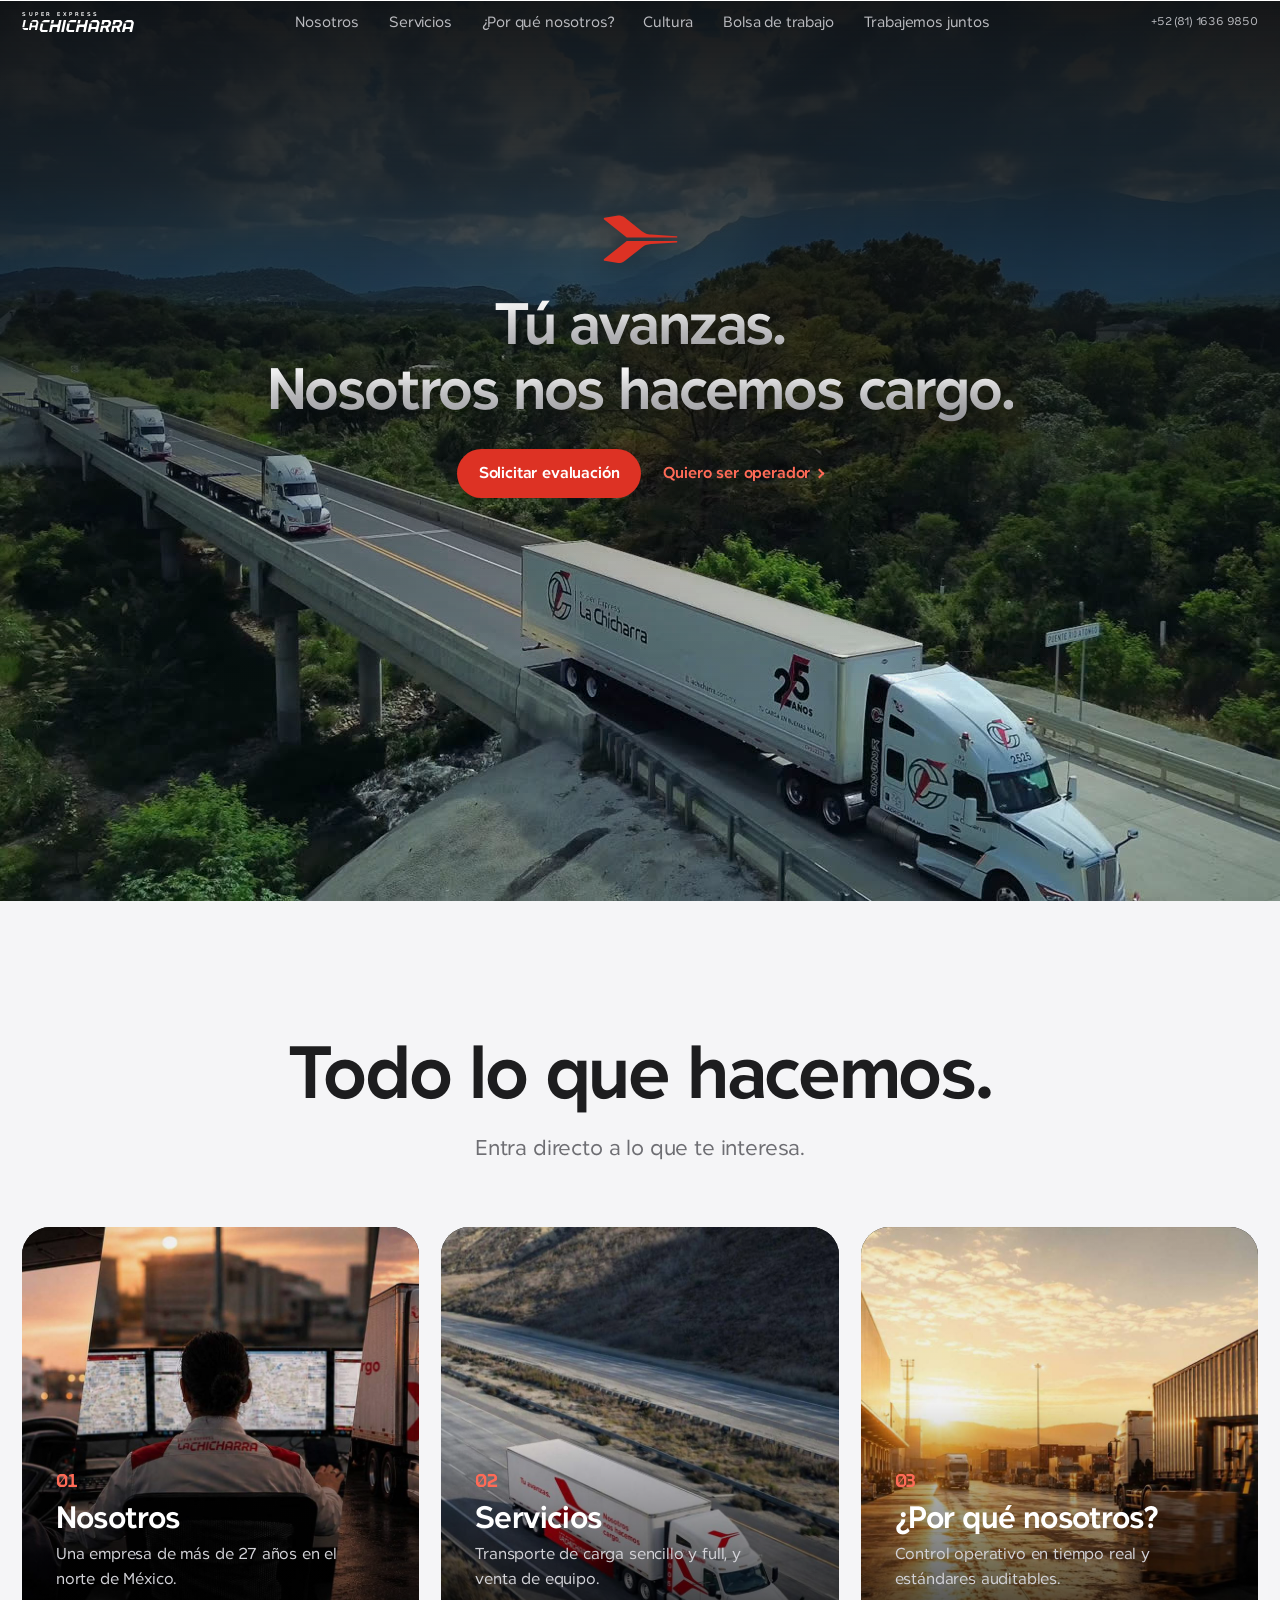
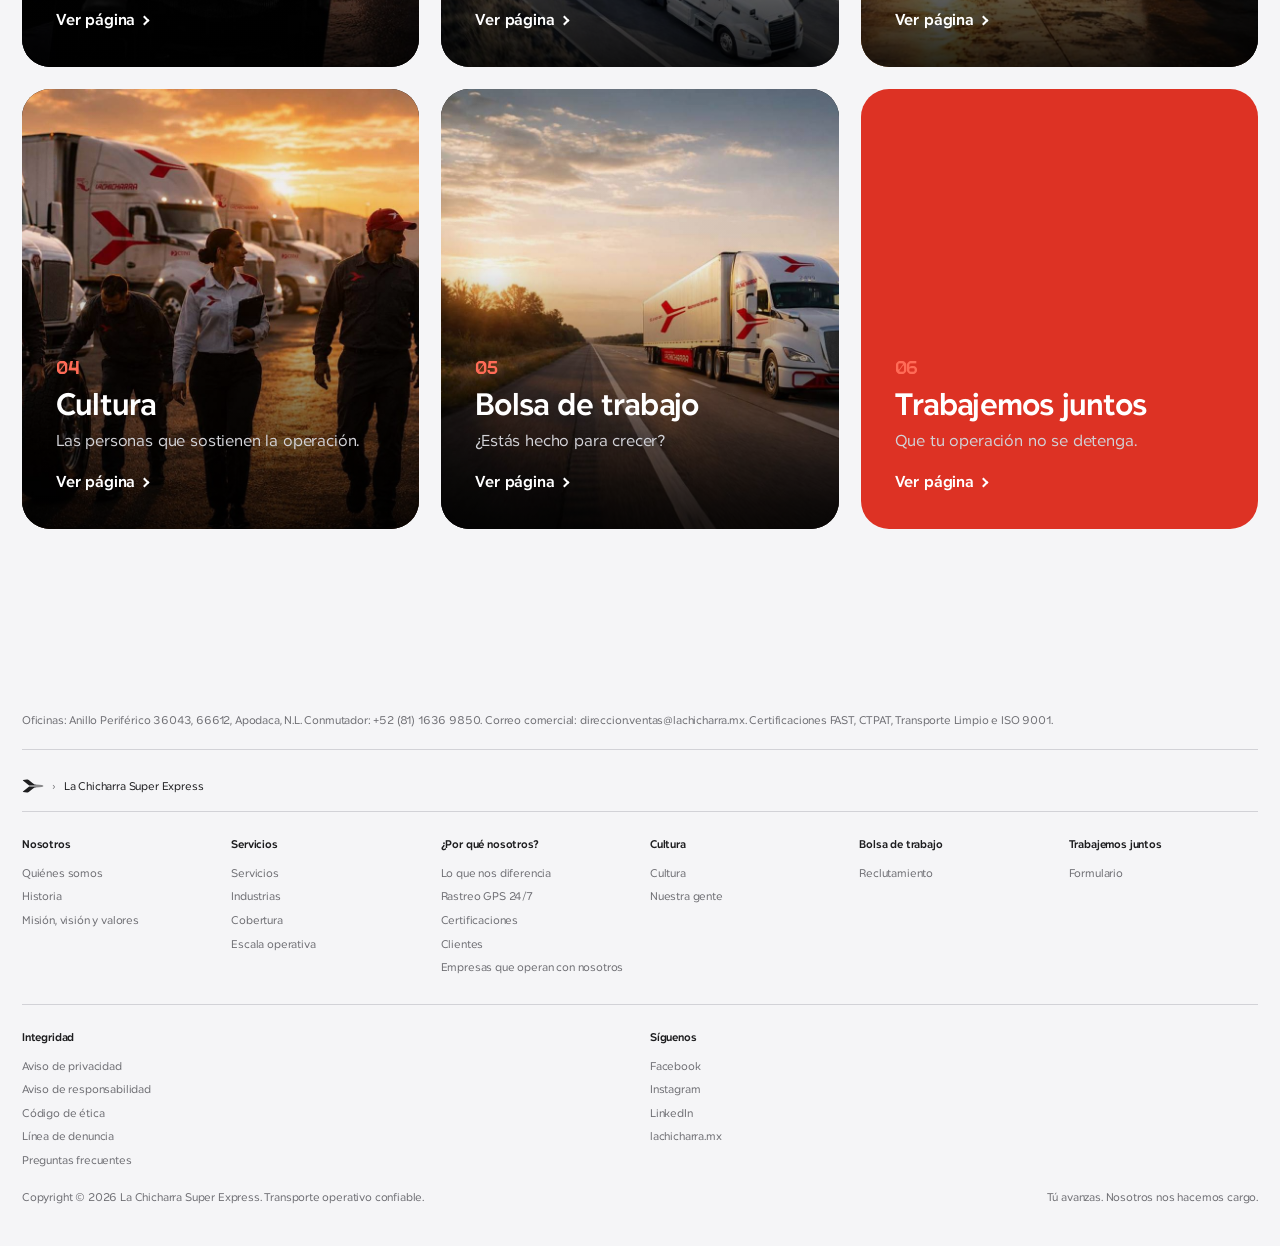
<file: index.html>
<!DOCTYPE html>
<html lang="es">
<head>
<meta charset="utf-8">
<meta name="viewport" content="width=device-width, initial-scale=1, viewport-fit=cover">
<title>La Chicharra Super Express — Hechos para avanzar.</title>
<meta name="description" content="Transporte de carga con flota propia desde el norte de México y Laredo, Texas. Cajas secas, plataformas full, seminuevos y rastreo GPS 24/7.">
<link rel="stylesheet" href="css/estilos.css?v=20261112n">
</head>
<body>
<script src="js/imagenes.js?v=20261112n"></script>
<svg width="0" height="0" style="position:absolute" aria-hidden="true"><defs>
<path id="symU" transform="translate(117 180) scale(.855) translate(-1342 -238)" d="M 1769.62 366.25 C 1769.62 367.66 1768.48 368.80 1767.08 368.80 L 1742.69 368.81 L 1478.89 368.86 C 1477.63 368.85 1476.41 367.98 1475.42 367.20 L 1346.23 263.65 C 1342.31 260.57 1343.94 254.30 1348.86 253.52 L 1427.23 240.87 C 1427.23 240.87 1446.51 237.66 1467.02 254.32 L 1544.51 315.60 L 1557.24 325.60 C 1584.25 346.11 1590.58 347.09 1618.98 350.94 L 1742.69 358.84 L 1767.23 360.43 C 1768.58 360.51 1769.62 361.62 1769.62 362.97 Z M 1769.62 366.25 "/><path id="symL" transform="translate(117 180) scale(.855) translate(-1342 -238)" d="M 1769.62 390.65 C 1769.62 389.24 1768.48 388.10 1767.08 388.10 L 1742.69 388.09 L 1478.89 388.04 C 1477.63 388.05 1476.41 388.92 1475.42 389.70 L 1346.23 493.25 C 1342.31 496.33 1343.94 502.60 1348.86 503.38 L 1427.23 516.03 C 1427.23 516.03 1446.51 519.24 1467.02 502.58 L 1544.51 441.30 L 1557.24 431.30 C 1584.25 410.79 1590.58 409.81 1618.98 405.96 L 1742.69 398.06 L 1767.23 396.47 C 1768.58 396.39 1769.62 395.28 1769.62 393.93 Z M 1769.62 390.65 "/>
<g id="sym"><use href="#symU"/><use href="#symL"/></g>
<g id="wm"><g transform="translate(-560 -567)"><path d="M 646.25 575.58 L 664.63 575.58 L 666.51 566.65 L 648.26 566.65 C 645.42 566.65 643.22 567.46 640.41 569.90 L 635.87 573.82 C 635.15 574.42 634.57 575.01 634.10 575.60 L 645.89 575.60 C 646.01 575.59 646.12 575.58 646.25 575.58 "/><path d="M 637.25 600.72 L 641.59 580.03 L 632.03 580.03 C 631.91 580.51 631.79 581 631.68 581.53 L 627.99 599.10 C 627.29 602.41 627.14 604.44 628.94 606.81 L 631.83 610.73 C 633.62 613.16 635.48 613.97 638.32 613.97 L 656.57 613.97 L 658.44 605.05 L 640.06 605.05 C 637.62 605.05 636.61 603.76 637.25 600.72 "/><path d="M 701.79 566.65 L 699.04 579.76 C 698.30 583.28 696.83 584.50 693.31 584.50 L 683.71 584.50 C 683.21 584.50 682.76 584.47 682.36 584.42 L 669.40 584.42 L 663.19 613.97 L 672.79 613.97 L 676.11 598.16 C 676.85 594.64 678.32 593.42 681.84 593.42 L 691.44 593.42 C 694.95 593.42 695.91 594.64 695.17 598.16 L 691.85 613.97 L 701.45 613.97 L 711.39 566.65 Z M 701.79 566.65 "/><path d="M 679.98 579.76 L 682.73 566.65 L 673.13 566.65 L 670.33 579.98 L 679.93 579.98 C 679.95 579.91 679.96 579.84 679.98 579.76 "/><path d="M 709.43 613.97 L 719.03 613.97 L 728.96 566.65 L 719.37 566.65 Z M 709.43 613.97 "/><path d="M 747.71 575.58 L 766.10 575.58 L 767.97 566.65 L 749.72 566.65 C 746.88 566.65 744.68 567.46 741.87 569.90 L 737.33 573.82 C 736.61 574.42 736.04 575.01 735.56 575.60 L 747.35 575.60 C 747.47 575.59 747.58 575.58 747.71 575.58 "/><path d="M 738.71 600.72 L 743.05 580.03 L 733.49 580.03 C 733.37 580.51 733.25 581 733.14 581.53 L 729.45 599.10 C 728.76 602.41 728.60 604.44 730.40 606.81 L 733.30 610.73 C 735.08 613.16 736.94 613.97 739.78 613.97 L 758.03 613.97 L 759.91 605.05 L 741.52 605.05 C 739.08 605.05 738.07 603.76 738.71 600.72 "/><path d="M 781.44 579.76 L 784.19 566.65 L 774.59 566.65 L 771.79 579.98 L 781.40 579.98 C 781.41 579.91 781.42 579.84 781.44 579.76 "/><path d="M 803.25 566.65 L 800.50 579.76 C 799.76 583.28 798.29 584.50 794.77 584.50 L 785.17 584.50 C 784.67 584.50 784.23 584.47 783.82 584.42 L 770.86 584.42 L 764.66 613.97 L 774.25 613.97 L 777.58 598.16 C 778.32 594.64 779.79 593.42 783.30 593.42 L 792.90 593.42 C 796.42 593.42 797.38 594.64 796.64 598.16 L 793.32 613.97 L 802.91 613.97 L 812.85 566.65 Z M 803.25 566.65 "/><path d="M 852.19 569.90 C 850.40 567.46 848.61 566.65 845.71 566.65 L 834.28 566.65 C 831.44 566.65 829.25 567.46 826.43 569.90 L 821.89 573.82 C 821.17 574.42 820.60 575.01 820.12 575.60 L 831.91 575.60 C 832.03 575.59 832.14 575.58 832.27 575.58 L 843.90 575.58 C 846.33 575.58 847.35 576.86 846.71 579.90 L 844.58 590.04 C 844.12 592.21 842.65 593.42 840.49 593.42 L 828.18 593.42 C 826.02 593.42 825.06 592.21 825.51 590.04 L 827.62 580.03 L 818.05 580.03 C 817.93 580.51 817.82 581 817.71 581.53 L 810.89 613.97 L 820.49 613.97 L 822.36 605.05 C 822.82 602.89 824.29 601.67 826.45 601.67 L 838.76 601.67 C 840.92 601.67 841.88 602.89 841.42 605.05 L 839.55 613.97 L 849.15 613.97 L 855.96 581.53 C 856.66 578.21 856.89 576.19 855.08 573.82 Z M 852.19 569.90 "/><path d="M 899.06 572.33 L 896.00 568.88 C 894.46 567.19 892.75 566.65 890.45 566.65 L 867.07 566.65 L 863.35 584.35 L 872.94 584.35 L 874.22 578.28 C 874.69 576.05 876.15 574.90 878.31 574.90 L 887.23 574.90 C 889.60 574.90 891.30 576.12 890.64 579.29 L 889.56 584.43 C 888.89 587.61 886.67 588.82 884.31 588.82 L 875.39 588.82 C 875.19 588.82 875.01 588.80 874.83 588.78 L 862.42 588.78 L 857.13 613.97 L 866.73 613.97 L 869.57 600.45 C 870.03 598.22 871.49 597.07 873.66 597.07 L 876.22 597.07 C 878.12 597.07 879.15 597.95 879.60 599.64 L 883.08 613.97 L 893.90 613.97 L 889.69 598.29 C 889.21 596.40 889.94 594.84 891.75 593.62 L 895.06 591.39 C 897.58 589.70 898.57 587.20 898.96 585.38 L 900.43 578.35 C 900.82 576.52 900.71 574.16 899.06 572.33 "/><path d="M 941.78 572.33 L 938.72 568.88 C 937.18 567.19 935.47 566.65 933.17 566.65 L 909.78 566.65 L 906.07 584.35 L 915.67 584.35 L 916.94 578.28 C 917.41 576.05 918.87 574.90 921.03 574.90 L 929.96 574.90 C 932.32 574.90 934.03 576.12 933.36 579.29 L 932.28 584.43 C 931.61 587.61 929.40 588.82 927.03 588.82 L 918.11 588.82 C 917.91 588.82 917.73 588.80 917.55 588.78 L 905.14 588.78 L 899.85 613.97 L 909.44 613.97 L 912.28 600.45 C 912.75 598.22 914.21 597.07 916.37 597.07 L 918.94 597.07 C 920.84 597.07 921.87 597.95 922.32 599.64 L 925.80 613.97 L 936.62 613.97 L 932.41 598.29 C 931.93 596.40 932.66 594.84 934.47 593.62 L 937.78 591.39 C 940.30 589.70 941.30 587.20 941.68 585.38 L 943.16 578.35 C 943.54 576.52 943.43 574.16 941.78 572.33 "/><path d="M 986.08 573.82 L 983.19 569.90 C 981.40 567.46 979.61 566.65 976.71 566.65 L 965.28 566.65 C 962.44 566.65 960.25 567.46 957.43 569.90 L 952.89 573.82 C 952.17 574.42 951.60 575.01 951.12 575.60 L 962.91 575.60 C 963.03 575.59 963.15 575.58 963.27 575.58 L 974.90 575.58 C 977.33 575.58 978.35 576.86 977.71 579.90 L 975.58 590.04 C 975.12 592.21 973.65 593.42 971.49 593.42 L 959.19 593.42 C 957.02 593.42 956.06 592.21 956.51 590.04 L 958.62 580.03 L 949.05 580.03 C 948.93 580.51 948.82 581 948.71 581.53 L 941.89 613.97 L 951.49 613.97 L 953.37 605.05 C 953.82 602.89 955.29 601.67 957.46 601.67 L 969.76 601.67 C 971.92 601.67 972.88 602.89 972.43 605.05 L 970.55 613.97 L 980.15 613.97 L 986.97 581.53 C 987.66 578.21 987.89 576.18 986.08 573.82 "/><path d="M 574.69 566.65 L 566.91 566.65 L 561.13 594.13 C 561.12 594.21 561.11 594.28 561.09 594.36 L 568.87 594.36 Z M 574.69 566.65 "/><path d="M 577.83 597.81 L 561.25 597.81 C 561.51 598.52 561.92 599.22 562.55 599.95 L 564.66 602.42 C 566.51 604.55 568.22 605.05 570.91 605.05 L 582.42 605.05 L 583.95 597.81 L 577.83 597.81 Z M 577.83 597.81 "/><path d="M 619.56 569.28 C 618.10 567.31 616.66 566.65 614.30 566.65 L 605.03 566.65 C 602.72 566.65 600.94 567.31 598.66 569.28 L 594.97 572.47 C 594.37 572.97 593.90 573.46 593.51 573.95 L 602.65 573.95 C 602.89 573.91 603.14 573.89 603.39 573.89 L 612.83 573.89 C 614.80 573.89 615.63 574.94 615.11 577.41 L 613.38 585.63 C 613.01 587.39 611.82 588.37 610.06 588.37 L 600.08 588.37 C 598.32 588.37 597.54 587.39 597.91 585.63 L 599.64 577.41 C 599.64 577.40 599.64 577.40 599.64 577.40 L 591.89 577.40 C 591.78 577.82 591.67 578.25 591.57 578.72 L 586.05 605.05 L 593.83 605.05 L 595.35 597.81 C 595.72 596.05 596.92 595.07 598.67 595.07 L 608.66 595.07 C 610.41 595.07 611.19 596.05 610.82 597.81 L 609.30 605.05 L 617.09 605.05 L 622.62 578.72 C 623.19 576.03 623.37 574.39 621.91 572.47 Z M 619.56 569.28 "/></g></g>
</defs></svg>
<div class="dim" aria-hidden="true"></div>

<div class="gnav" id="gnav">
  <div class="wide">
    <a class="gwm" href="#inicio" aria-label="La Chicharra Super Express, inicio"><small aria-hidden="true">SUPER EXPRESS</small><svg viewBox="0 0 428 47" aria-hidden="true"><use href="#wm"/></svg></a>
    <nav class="menu" id="menu" aria-label="Principal"></nav>
    <a class="phone" href="tel:+528116369850">+52 (81) 1636 9850</a>
    <button class="burger" id="burger" aria-label="Abrir menú" aria-expanded="false"><span></span><span></span></button>
  </div>
</div>
<nav class="mnav" id="mnav" aria-label="Menú móvil"></nav>

<header class="snav" id="snav">
  <div class="wide">
    <a class="title" href="#inicio" id="snavtitle"><span class="chname chsym" id="chname" role="img" aria-label="La Chicharra Super Express"><svg viewBox="110 175 380 250" aria-hidden="true"><use href="#sym"/></svg></span></a>
    <nav id="snavlinks" aria-label="Subsecciones"></nav>
    <button class="tog" id="tog" aria-label="Mostrar subsecciones" aria-expanded="false"><i></i></button>
  </div>
</header>

<main>
<!-- HERO -->
<div class="page on" data-pg="inicio">
<section class="hero sec-dark" id="inicio">
  <div class="wrap center">
    <div class="herosym lo" aria-hidden="true"><svg viewBox="110 175 380 250"><use href="#sym"/></svg></div>
    <h1 class="lo d1 h1long"><span class="grad">Tú avanzas.<br>Nosotros nos hacemos cargo.</span></h1>
    <div class="links lo d3">
      <a class="pill" href="#trabajemos-juntos">Solicitar evaluación</a>
      <a class="more" href="#bolsa-de-trabajo">Quiero ser operador</a>
    </div>
  </div>
  <div class="herovid" aria-hidden="true"><video id="herov" muted loop playsinline autoplay preload="auto" poster="img/hero-poster.jpg"></video></div>
</section>
<section class="homegrid sec-light" id="secciones">
  <div class="wrap center"><h2 class="hl rv">Todo lo que hacemos.</h2><p class="sub rv d1">Entra directo a lo que te interesa.</p></div>
  <div class="wide hpgrid" id="hpgrid"></div>
</section>
</div>

<!-- ================= NOSOTROS ================= -->
<div class="ch page" id="nosotros" data-name="Nosotros">
  <section class="chap sec-white">
    <div class="wrap">
      <div class="no rv">01</div>
      <h2 class="rv">Nosotros.</h2>
      <p class="rv d1">Una empresa del norte de México que existe para que otros avancen.</p>
    </div>
  </section>

  <section class="seq" id="quienes-somos" aria-label="Quiénes somos">
    <div class="stage">
      <div class="bg" id="seqbg"><img data-k="0b6a78.jpg" alt=""></div>
      <div class="line">Detenerse no es una opción.</div>
      <div class="line">Personas preparadas.</div>
      <div class="line">Activos confiables.</div>
      <div class="line">Una operación orientada<br>al cumplimiento.</div>
      <div class="line">Más que mover carga,<br>hacemos que tu operación avance.<small>La Chicharra es una organización especializada en hacer posible la continuidad operativa de sus clientes.</small></div>
    </div>
  </section>
  <section class="zoom sec-white" aria-label="Más de 27 años">
    <div class="stage">
      <div class="zbg" id="zbg"></div>
      <div class="num" id="znum">27</div>
      <div class="cap" id="zcap"><h2>Una empresa de más de 27 años.</h2><p>En la industria del transporte, acompañando el crecimiento del norte de México.</p></div>
    </div>
  </section>


  <section class="hist sec-white" id="historia">
    <div class="wide">
      <div class="lbl rv" style="color:var(--red);font-weight:600">Historia</div>
      <h2 class="hl-m rv" style="max-width:16ch">Más de 27 años avanzando con el norte.</h2>
    </div>
    <div class="grow hcards" id="hrow">
      <div class="gcard img gslides"><div class="slides" id="gslides"><img src="img/fundacion-2.jpg" alt="Sergio Guzmán junto a su tractocamión La Chicharra" loading="lazy" style="object-position:42% 55%" class="on"><img src="img/fundacion-3.jpg" alt="Lavando el tractocamión La Chicharra" loading="lazy" style="object-position:14% 50%"><img src="img/fundacion.jpg" alt="Primer tractocamión de La Chicharra en carretera de montaña" loading="lazy" style="object-position:45% 60%"><img src="img/fundacion-4.jpg" alt="Tractocamión de La Chicharra con plataforma cargada" loading="lazy" style="object-position:38% 55%"><img src="img/fundacion-5.jpg" alt="Primeros tractocamiones de la flota de La Chicharra" loading="lazy" style="object-position:28% 60%"></div><div class="dots" aria-hidden="true"><i class="on"></i><i></i><i></i><i></i><i></i></div><div class="ty"><div class="yr" style="color:#fff">1999</div></div><div class="t"><b>Fundación de La Chicharra</b><p style="color:#e3e0db">Sergio Guzmán "La Chicharra" inicia el proyecto familiar de transporte de carga.</p></div></div>
      <div class="gcard"><div><div class="yr">[Año]</div></div><div><b>Expansión de la operación</b><p>La Chicharra amplía su presencia con bases en Monterrey y Chihuahua y rutas hacia la frontera norte.</p></div></div>
      <div class="gcard"><div><div class="yr">2024</div></div><div><b>25 años de trayectoria</b><p>La empresa cumple un cuarto de siglo de trabajo, crecimiento y confianza, y lo celebra evolucionando: estrena nueva imagen y se muda a una nueva base.</p></div></div>
      <div class="gcard now"><div><div class="yr">2026</div></div><div><b>Hoy</b><p>5 bases, 100+ tractocamiones y una nueva identidad: hechos para avanzar.</p></div></div>
    </div>
    <div class="wide paddles"><button data-row="hrow" data-dir="-1" aria-label="Anterior"><i></i></button><button class="nx" data-row="hrow" data-dir="1" aria-label="Siguiente"><i></i></button></div>
  </section>

  <section class="mvvsec sec-white" id="mision-vision-valores" style="padding-top:0">
    <div class="wrap center">
      <h2 class="hl rv">Misión, visión y valores.</h2>
    </div>
    <div class="wide mvv3">
      <article class="a rv"><small>Misión</small><h3>Lo que hacemos.</h3><p><span class="ph">[Misión oficial de La Chicharra]</span></p></article>
      <article class="b rv d1"><small>Visión</small><h3>A dónde vamos.</h3><p><span class="ph">[Visión oficial de La Chicharra]</span></p></article>
      <article class="rv d2"><small>Valores</small><h3>Cómo lo hacemos.</h3><p><span class="ph">[Valores oficiales de La Chicharra]</span></p></article>
    </div>
  </section>
</div>

<!-- ================= SERVICIOS ================= -->
<div class="ch page" id="servicios-cap" data-name="Servicios">
  <section class="chap sec-light">
    <div class="wrap">
      <div class="no rv">02</div>
      <h2 class="rv">Servicios.</h2>
      <p class="rv d1">Hechos para que tu operación avance.</p>
    </div>
  </section>

  <section class="svcs sec-light" id="servicios" style="padding-top:60px">
    <div class="wide">
      <div class="tiles three four duo" style="margin-top:0">
        <article class="tile tcargo rv">
          <div class="tag">Transporte de carga</div>
          <h3>Flota propia para cada carga.</h3>
          <ul class="cargos">
            <li class="cargo"><figure class="rig" aria-label="Tractocamión con caja seca de 53 pies"><svg viewBox="0 0 400 104" role="img"><title>Tractocamión con caja seca de 53 pies</title>
            <g fill="none" stroke="currentColor" stroke-width="2.8" stroke-linejoin="round" stroke-linecap="round">
              <rect x="10" y="18" width="282" height="62" rx="3"/>
              <path d="M10 66h282" stroke="#e3241b" stroke-width="3"/>
              <text x="151" y="50" text-anchor="middle" fill="currentColor" stroke="none" font-size="22" font-weight="700" letter-spacing="1">53 FT</text>
              <path d="M240 80v10M236 90h8"/>
              <path d="M24 80h50M282 86h16"/>
              <path d="M298 80V32q0-10 10-11l26-1q6 0 8 6l2 4h8q4 0 6 4l6 14 18 4q5 1 5 6v22h3v6h-5a11 11 0 0 0-22 0h-24v-6z"/>
              <path d="M346 34h8l6 13h-14z"/>
              <path d="M342 32v46M341 28V12M362 40h4v7M380 60h6"/>
              <rect x="345" y="68" width="14" height="9" rx="3"/>
              <path d="M290 86h50"/>
            </g>
            <g fill="#000" stroke="currentColor" stroke-width="2.8"><circle cx="36" cy="90" r="9"/><circle cx="60" cy="90" r="9"/><circle cx="304" cy="92" r="9"/><circle cx="327" cy="92" r="9"/><circle cx="374" cy="92" r="9"/></g><g fill="currentColor"><circle cx="36" cy="90" r="2.6"/><circle cx="60" cy="90" r="2.6"/><circle cx="304" cy="92" r="2.6"/><circle cx="327" cy="92" r="2.6"/><circle cx="374" cy="92" r="2.6"/></g>
          </svg></figure><div class="ct"><b>Carga sencilla</b><span>Tractocamión con caja seca de 53 pies.</span></div></li>
            <li class="cargo"><figure class="rig" aria-label="Tractocamión full con doble remolque"><svg viewBox="0 0 400 104" role="img"><title>Tractocamión full con doble remolque</title>
            <g fill="none" stroke="currentColor" stroke-width="2.8" stroke-linejoin="round" stroke-linecap="round">
              <rect x="10" y="22" width="134" height="58" rx="3"/>
              <rect x="158" y="22" width="134" height="58" rx="3"/>
              <path d="M10 66h134M158 66h134" stroke="#e3241b" stroke-width="3"/>
              <text x="77" y="52" text-anchor="middle" fill="currentColor" stroke="none" font-size="20" font-weight="700" letter-spacing="1">48 FT</text><text x="225" y="52" text-anchor="middle" fill="currentColor" stroke="none" font-size="20" font-weight="700" letter-spacing="1">48 FT</text>
              <path d="M24 80h40M110 80v6h34M144 88h20"/>
              <path d="M172 80h40M262 80v10M258 90h8"/>
              <path d="M282 86h16"/>
              <path d="M298 80V32q0-10 10-11l26-1q6 0 8 6l2 4h8q4 0 6 4l6 14 18 4q5 1 5 6v22h3v6h-5a11 11 0 0 0-22 0h-24v-6z"/>
              <path d="M346 34h8l6 13h-14z"/>
              <path d="M342 32v46M341 28V12M362 40h4v7M380 60h6"/>
              <rect x="345" y="68" width="14" height="9" rx="3"/>
              <path d="M290 86h50"/>
            </g>
            <g fill="#000" stroke="currentColor" stroke-width="2.8"><circle cx="30" cy="90" r="9"/><circle cx="53" cy="90" r="9"/><circle cx="116" cy="92" r="9"/><circle cx="138" cy="92" r="9"/><circle cx="178" cy="90" r="9"/><circle cx="201" cy="90" r="9"/><circle cx="304" cy="92" r="9"/><circle cx="327" cy="92" r="9"/><circle cx="374" cy="92" r="9"/></g><g fill="currentColor"><circle cx="30" cy="90" r="2.6"/><circle cx="53" cy="90" r="2.6"/><circle cx="116" cy="92" r="2.6"/><circle cx="138" cy="92" r="2.6"/><circle cx="178" cy="90" r="2.6"/><circle cx="201" cy="90" r="2.6"/><circle cx="304" cy="92" r="2.6"/><circle cx="327" cy="92" r="2.6"/><circle cx="374" cy="92" r="2.6"/></g>
          </svg></figure><div class="ct"><b>Carga full</b><span>Doble caja seca de 48 pies: más volumen por viaje.</span></div></li>
            <li class="cargo"><figure class="rig" aria-label="Tractocamión full con doble plataforma"><svg viewBox="0 0 400 104" role="img"><title>Tractocamión full con doble plataforma</title>
            <g fill="none" stroke="currentColor" stroke-width="2.8" stroke-linejoin="round" stroke-linecap="round">
              <rect x="10" y="70" width="134" height="10" rx="2"/>
              <rect x="158" y="70" width="134" height="10" rx="2"/>
              <path d="M10 75h134M158 75h134" stroke="#e3241b" stroke-width="3"/>
              <rect x="20" y="46" width="52" height="24" rx="2"/><rect x="80" y="54" width="54" height="16" rx="2"/>
              <rect x="168" y="50" width="46" height="20" rx="2"/><rect x="222" y="42" width="60" height="28" rx="2"/>
              <path d="M34 46v24M58 46v24M107 54v16M191 50v20M252 42v28" stroke-width="1.6" opacity=".6"/>
              <path d="M24 80h40M110 80v6h34M144 88h20"/>
              <path d="M172 80h40M262 80v10M258 90h8"/>
              <path d="M282 86h16"/>
              <path d="M298 80V32q0-10 10-11l26-1q6 0 8 6l2 4h8q4 0 6 4l6 14 18 4q5 1 5 6v22h3v6h-5a11 11 0 0 0-22 0h-24v-6z"/>
              <path d="M346 34h8l6 13h-14z"/>
              <path d="M342 32v46M341 28V12M362 40h4v7M380 60h6"/>
              <rect x="345" y="68" width="14" height="9" rx="3"/>
              <path d="M290 86h50"/>
            </g>
            <g fill="#000" stroke="currentColor" stroke-width="2.8"><circle cx="30" cy="90" r="9"/><circle cx="53" cy="90" r="9"/><circle cx="116" cy="92" r="9"/><circle cx="138" cy="92" r="9"/><circle cx="178" cy="90" r="9"/><circle cx="201" cy="90" r="9"/><circle cx="304" cy="92" r="9"/><circle cx="327" cy="92" r="9"/><circle cx="374" cy="92" r="9"/></g><g fill="currentColor"><circle cx="30" cy="90" r="2.6"/><circle cx="53" cy="90" r="2.6"/><circle cx="116" cy="92" r="2.6"/><circle cx="138" cy="92" r="2.6"/><circle cx="178" cy="90" r="2.6"/><circle cx="201" cy="90" r="2.6"/><circle cx="304" cy="92" r="2.6"/><circle cx="327" cy="92" r="2.6"/><circle cx="374" cy="92" r="2.6"/></g>
          </svg></figure><div class="ct"><b>Planas full</b><span>Doble plataforma para carga voluminosa o de dimensiones especiales.</span></div></li>
          </ul>
          <div class="links"><a class="pill" href="#trabajemos-juntos">Cotizar</a><button class="more" data-modal="0">Más información</button></div>
        </article>
        <article class="tile dark rv d1">
          <div class="tag">Hechos para renovar</div>
          <h3>Seminuevos</h3>
          <p>Venta de tractocamiones, cajas secas y accesorios.</p>
          <div class="links"><a class="pill" href="https://wa.me/528117833169?text=Hola%2C%20me%20interesa%20informaci%C3%B3n%20sobre%20la%20venta%20de%20equipo%20de%20La%20Chicharra." target="_blank" rel="noopener" aria-label="Consultar por WhatsApp">WhatsApp</a><button class="more" data-modal="1">Más información</button></div>
          <div class="pic"><img data-k="228815.jpg" alt="Flota de tractocamiones de La Chicharra" loading="lazy"></div>
          <button class="plus" data-modal="1" aria-label="Más sobre seminuevos">+</button>
        </article>
      </div>
    </div>
  </section>

  <section class="inds sec-dark" id="industrias">
    <div class="wrap center">
      <h2 class="hl rv">Operamos donde el tiempo es crucial.</h2>
      <p class="sub rv d1">Operaciones críticas. Ventanas estrictas. Producción continua.</p>
    </div>
    <div class="wide">
      <div class="seg rv" role="tablist" aria-label="Industrias" id="indseg"></div>
      <div class="ishow rv" id="ishow"><div class="txt" id="itxt"></div></div>
    </div>
  </section>

  <section class="cov sec-white" id="cobertura">
    <div class="wrap center">
      <h2 class="hl rv">Presencia estratégica en el norte.</h2>
      <p class="sub rv d1">Donde la industria exige precisión.</p>
    </div>
    <div class="scrolly">
      <div class="steps" id="steps"></div>
      <div class="mapcol"><div class="mapsticky"><div class="mapbox"><div class="zm" id="zm"><img data-k="e181b5.jpg" alt="Mapa de México y Texas con las bases de La Chicharra" loading="lazy"><svg viewBox="0 0 1260 780" id="mapSvg" aria-hidden="true" preserveAspectRatio="xMidYMid meet"></svg></div></div></div></div>
    </div>
  </section>

  <section class="stats sec-dark" id="escala-operativa">
    <div class="wrap center">
      <h2 class="hl rv"><span class="grad">Escala operativa.</span></h2>
      <p class="sub rv d1">Capacidad real instalada.</p>
      <div class="sgrid">
        <div class="rv"><small>Más de</small><b class="gred"><span data-count="100">0</span>+</b><span>tractocamiones propios</span></div>
        <div class="rv d1"><small>Más de</small><b class="gred"><span data-count="300">0</span>+</b><span>cajas secas y planas</span></div>
        <div class="rv d2"><small>Hasta</small><b class="gred"><span data-count="98">0</span>%</b><span>de entregas a tiempo</span></div>
        <div class="rv"><small>Más de</small><b class="grad"><span data-count="27">0</span></b><span>años en el norte de México</span></div>
        <div class="rv d1"><small>Con</small><b class="grad"><span data-count="5">0</span></b><span>bases en zonas estratégicas</span></div>
        <div class="rv d2"><small>Operando</small><b class="grad">24/7</b><span>con rastreo GPS y satelital</span></div>
      </div>
    </div>
  </section>
</div>

<!-- ================= POR QUÉ NOSOTROS ================= -->
<div class="ch page" id="por-que-nosotros" data-name="¿Por qué nosotros?">
  <section class="chap sec-dark">
    <div class="wrap">
      <div class="no rv">03</div>
      <h2 class="rv"><span class="grad">¿Por qué nosotros?</span></h2>
      <p class="rv d1">Control operativo, estándares auditables y empresas que ya lo comprobaron.</p>
    </div>
  </section>

  <section class="why sec-dark" id="lo-que-nos-diferencia" style="padding-top:90px">
    <div class="wrap center"><h2 class="hl-m rv">Lo que nos diferencia.</h2></div>
    <div class="wide bento">
      <div class="bt c2 red rv"><p style="color:#fff;font-weight:600;font-size:19px;margin:0">Años en la industria del transporte en el norte del país</p><div class="big"><span data-count="27">0</span></div></div>
      <div class="bt c4 img rv d1"><img data-k="228815.jpg" alt="" loading="lazy"><div class="t"><h3>Flota propia, sin intermediarios.</h3><p>100+ tractocamiones y 300+ cajas secas y planas.</p></div></div>
      <div class="bt c2 rv">
        <svg class="ico" viewBox="0 0 40 40" aria-hidden="true"><rect x="4" y="8" width="32" height="20" rx="2"/><path d="M14 34h12M20 28v6"/><path d="M10 22l6-6 5 4 8-8"/></svg>
        <h3>Centro de control interno.</h3><p>Seguimiento en tiempo real de cada unidad.</p>
      </div>
      <div class="bt c2 rv d1">
        <svg class="ico" viewBox="0 0 40 40" aria-hidden="true"><path d="M8 4h18l6 6v26H8z"/><path d="M14 18h12M14 24h12M14 30h8"/></svg>
        <h3>Cumplimiento documentado.</h3><p>Registro digital de procesos e historial verificable.</p>
      </div>
      <div class="bt c2 img rv d2"><img data-k="0b6a78.jpg" style="object-position:10% center" alt="" loading="lazy"><div class="t"><h3>Operadores altamente capacitados.</h3></div></div>
      <div class="bt c6 img rv" style="min-height:360px"><img data-k="d3dd4e.jpg" alt="" loading="lazy"><div class="t"><h3>Bases estratégicas operando 24/7.</h3><p>Monterrey, Nuevo Laredo, Laredo TX, Chihuahua y Cd. Juárez.</p></div></div>
    </div>
  </section>

  <section class="gpssec sec-dark" id="rastreo-gps" style="border-top:1px solid #1d1d1f">
    <div class="wrap center">
      <h2 class="hl rv"><span class="grad">Rastreo GPS 24/7.</span></h2>
      <p class="sub rv d1">Satélite 24 horas. Ubicación permanente. Toca una unidad para seguirla.</p>
    </div>
    <div class="wide gpsgrid">
      <div class="rv">
        <div class="seg" role="tablist" aria-label="Tecnología" id="opsseg"></div>
        <ul id="opsList"></ul>
        <div class="gpscap" id="opsCap"></div>
      </div>
      <div class="console rv d1">
        <div class="bar"><span class="live">Centro de control en vivo</span><b id="clock">--:--:--</b><span>Samsara</span></div>
        <div class="body"><svg viewBox="0 0 520 340" id="gps" role="img" aria-label="Unidades en ruta entre las bases"></svg><div class="units" id="units"></div></div>
      </div>
    </div>
  </section>

  <section class="std sec-light" id="certificaciones">
    <div class="wrap center"><h2 class="hl rv">Certificaciones.</h2><p class="sub rv d1">Operación bajo estándares auditables.</p></div>
    <div class="wide">
      <div class="certs rv" style="margin-top:56px">
        <div><img data-k="4cd535.png" alt="CTPAT"></div>
        <div><img data-k="df6745.png" alt="Transporte Limpio"></div>
        <div><img data-k="a9f3d3.png" alt="ISO 9001"></div>
      </div>
    </div>
  </section>

  <section class="clients sec-white center" id="testimonios">
    <div class="wrap">
      <h2 class="hl rv">Tú avanzas.<br>Ellos lo cuentan.</h2>
      <p class="quote" id="quote"></p>
      <div class="who" id="who"></div>
      <div class="qnav"><button id="qp" aria-label="Testimonio anterior"><i></i></button><button class="nx" id="qn" aria-label="Siguiente testimonio"><i></i></button></div>
    </div>
  </section>

  <section class="logosec sec-light" id="empresas">
    <div class="wrap center"><h2 class="hl-m rv">Empresas nacionales ya operan con nosotros.</h2></div>
    <div class="wrap lgrid" id="lgrid"></div>
  </section>
</div>

<!-- ================= CULTURA ================= -->
<div class="ch page" id="cultura-cap" data-name="Cultura">
  <section class="chap sec-white">
    <div class="wrap">
      <div class="no rv">04</div>
      <h2 class="rv">Cultura.</h2>
      <p class="rv d1">Las personas que sostienen la operación todos los días.</p>
    </div>
  </section>
  <section class="culture sec-white" id="cultura" style="padding-top:60px">
    <div class="wide acc">
      <div class="accl">
        <h2 class="hl-m rv">Nuestra cultura se basa en</h2>
        <p class="rv d1">Cuatro principios que guían cómo trabajamos, dentro y fuera de la operación.</p>
        <div class="items" id="acc"></div>
      </div>
      <div class="accimg rv" id="accimg"><div class="n" id="accn">01</div></div>
    </div>
  </section>
  <section class="gal sec-white" id="nuestra-gente">
    <div class="wrap center">
      <h2 class="hl-m rv">Nuestra gente.<br>Ellos hacen que llegue.</h2>
      <p class="sub rv d1">Operadores, monitoreo, tráfico, mecánicos y personal de patio.</p>
    </div>
    <div class="grow" id="grow">
      <div class="gcard"><img data-k="0b6a78.jpg" style="object-position:8% center" alt="Operador en cabina" loading="lazy"><div><small>Operador</small><b>Hecho para conducir.</b></div></div>
      <div class="gcard"><img data-k="0b6a78.jpg" style="object-position:45% center" alt="Personal de monitoreo frente a pantallas" loading="lazy"><div><small>Monitoreo y tráfico</small><b>Hecha para coordinar.</b></div></div>
      <div class="gcard"><img data-k="taller1.jpg" style="object-position:50% 35%" alt="Integrante del equipo de taller de La Chicharra con uniforme de la empresa" loading="lazy"><div><small>Taller</small><b>Hecho para responder.</b></div></div>
      <div class="gcard"><img data-k="d3dd4e.jpg" style="object-position:75% center" alt="Andén de carga con montacargas" loading="lazy"><div><small>Patio</small><b>Hecho para cumplir.</b></div></div>
      <div class="gcard"><img data-k="9d85dc.jpg" style="object-position:55% center" alt="Tractocamión en ruta" loading="lazy"><div><small>En ruta</small><b>Hechos para llegar.</b></div></div>
    </div>
    <div class="wide paddles"><button data-row="grow" data-dir="-1" aria-label="Anterior"><i></i></button><button class="nx" data-row="grow" data-dir="1" aria-label="Siguiente"><i></i></button></div>
  </section>
</div>

<!-- ================= BOLSA DE TRABAJO ================= -->
<div class="ch page" id="bolsa-de-trabajo" data-name="Bolsa de trabajo">
  <section class="chap sec-light">
    <div class="wrap">
      <div class="no rv">05</div>
      <h2 class="rv">Bolsa de trabajo.</h2>
      <p class="rv d1">¿Estás hecho para crecer?</p>
    </div>
  </section>
  <section class="recru sec-light" id="reclutamiento" style="padding-top:40px">
    <div class="wide">
      <div class="center"><h2 class="hl-m rv">Elige para qué estás hecho.</h2><p class="sub rv d1">Toca un puesto y postúlate en un minuto.</p></div>
      <div class="roles" id="roles"></div>
      <div class="recgrid">
        <div class="perks rv">
          <h3>Un lugar donde tu trabajo se ve y se reconoce.</h3>
          <ul>
            <li><svg viewBox="110 175 380 250"><use href="#sym"/></svg>Flota propia y bases que operan 24/7</li>
            <li><svg viewBox="110 175 380 250"><use href="#sym"/></svg>Centro de control que te acompaña en ruta</li>
            <li><svg viewBox="110 175 380 250"><use href="#sym"/></svg>Capacitación para operar con criterio y seguridad</li>
            <li><svg viewBox="110 175 380 250"><use href="#sym"/></svg>Una comunidad que te reconoce</li>
          </ul>
        </div>
        <form class="form rv d1" id="jf" novalidate><input type="text" name="_hp" tabindex="-1" autocomplete="off" aria-hidden="true" style="position:absolute;left:-9999px;width:1px;height:1px;opacity:0">
          <div class="tag">Reclutamiento</div>
          <h3>Únete a La Chicharra.</h3>
          <p class="note">Te llamamos para platicar. Sin compromiso.</p>
          <div class="prog"><i></i></div>
          <div class="fstep on">
            <div class="chips" id="puestos" role="group" aria-label="Puesto de interés"></div>
            <div class="field"><select id="jb"><option>Monterrey</option><option>Chihuahua</option></select><label for="jb">Base más cercana</label></div>
            <div class="frow"><span></span><button class="pill" type="button" data-next>Continuar</button></div>
          </div>
          <div class="fstep">
            <div class="field"><input id="jn" placeholder=" " autocomplete="name"><label for="jn">Nombre completo</label></div>
            <div class="field"><input id="jt" placeholder=" " type="tel" autocomplete="tel" inputmode="tel"><label for="jt">Teléfono / WhatsApp</label></div>
            <div class="err" role="alert"></div>
            <div class="frow"><button class="back" type="button" data-back>Regresar</button><button class="pill" type="submit">Enviar mis datos</button></div>
          </div>
          <div class="done"><svg viewBox="110 175 380 250" aria-hidden="true"><use href="#sym"/></svg><h3>¡Listo! Ya estás en camino.</h3><p id="jdone"></p><button class="pill" type="button" data-reset>Enviar otra solicitud</button></div>
        </form>
      </div>
    </div>
  </section>
</div>

<!-- ================= TRABAJEMOS JUNTOS ================= -->
<div class="ch page" id="trabajemos-juntos" data-name="Trabajemos juntos">
  <section class="chap sec-dark">
    <div class="wrap">
      <div class="no rv">06</div>
      <h2 class="rv"><span class="grad">Trabajemos juntos.</span></h2>
      <p class="rv d1">Que tu operación no se detenga.</p>
    </div>
  </section>
  <section class="contactsec sec-dark" id="formulario" style="padding-top:20px">
    <div class="wide cgrid">
      <div class="cinfo rv">
        <div><small>Oficinas</small><a href="https://maps.app.goo.gl/UVm4abEMrhSc1awXA" target="_blank" rel="noopener">Anillo Periférico 36043, 66612, Apodaca, N.L.</a></div>
        <div><small>Teléfono</small><a class="tlink" href="tel:+528180104635" target="_blank" rel="noopener" aria-label="Llamar al +52 81 8010 4635"><svg viewBox="0 0 24 24" aria-hidden="true"><path d="M6.6 10.8a15.1 15.1 0 0 0 6.6 6.6l2.2-2.2a1 1 0 0 1 1-.25 11.4 11.4 0 0 0 3.6.57 1 1 0 0 1 1 1V20a1 1 0 0 1-1 1A17 17 0 0 1 3 4a1 1 0 0 1 1-1h3.5a1 1 0 0 1 1 1c0 1.25.2 2.45.57 3.57a1 1 0 0 1-.25 1z"/></svg>+52 (81) 8010 4635</a></div>
        <div><small>Correo comercial</small><a href="https://mail.google.com/mail/?view=cm&amp;fs=1&amp;to=direccion.ventas@lachicharra.mx&amp;su=Solicitud%20de%20informaci%C3%B3n%20-%20La%20Chicharra" target="_blank" rel="noopener">direccion.ventas@lachicharra.mx</a></div>
        <svg class="sym" viewBox="110 175 380 250" aria-hidden="true"><use href="#sym"/></svg>
      </div>
      <form class="form rv d1 dkf" id="qf" novalidate style="background:var(--dk2)!important"><input type="text" name="_hp" tabindex="-1" autocomplete="off" aria-hidden="true" style="position:absolute;left:-9999px;width:1px;height:1px;opacity:0">
        <div class="tag">Trabajemos juntos</div>
        <h3>Solicita una evaluación operativa.</h3>
        <p class="note" style="color:#a1a1a6">Cuéntanos qué mueves y hacia dónde.</p>
        <div class="prog"><i></i></div>
        <div class="fstep on">
          <div class="chips" id="inds" role="group" aria-label="Industria"></div>
          <div class="frow"><span></span><button class="pill" type="button" data-next>Continuar</button></div>
        </div>
        <div class="fstep">
          <div class="f2"><div class="field"><input id="qo" placeholder=" "><label for="qo">Origen</label></div><div class="field"><input id="qd" placeholder=" "><label for="qd">Destino</label></div></div>
          <div class="field"><textarea id="qx" placeholder=" "></textarea><label for="qx">Cuéntanos de tu operación</label></div>
          <div class="frow"><button class="back" type="button" data-back>Regresar</button><button class="pill" type="button" data-next>Continuar</button></div>
        </div>
        <div class="fstep">
          <div class="f2"><div class="field"><input id="qnm" placeholder=" " autocomplete="name"><label for="qnm">Nombre</label></div><div class="field"><input id="qe" placeholder=" " autocomplete="organization"><label for="qe">Empresa</label></div><div class="field"><input id="qt" placeholder=" " type="tel" autocomplete="tel"><label for="qt">Teléfono</label></div><div class="field"><input id="qm" placeholder=" " type="email" autocomplete="email"><label for="qm">Correo</label></div></div>
          <div class="err" role="alert"></div>
          <div class="frow"><button class="back" type="button" data-back>Regresar</button><button class="pill" type="submit">Solicitar evaluación</button></div>
        </div>
        <div class="done"><svg viewBox="110 175 380 250" aria-hidden="true"><use href="#sym"/></svg><h3>Tú avanzas. Nosotros nos hacemos cargo.</h3><p id="qdone"></p><button class="pill" type="button" data-reset>Nueva solicitud</button></div>
      </form>
    </div>
  </section>
</div>
</main>

<div class="modal" id="modal" role="dialog" aria-modal="true" aria-labelledby="mh">
  <div class="box">
    <button class="x" id="mx" aria-label="Cerrar">×</button>
    <div class="tag" id="mt"></div>
    <h3 id="mh"></h3>
    <p id="mp"></p>
    <div class="feat" id="mf"></div>
    <img id="mi" alt="">
  </div>
</div>

<div class="modal pmodal" id="pmodal" role="dialog" aria-modal="true" aria-labelledby="pmh">
  <div class="box">
    <button class="x" id="pmx" aria-label="Cerrar">×</button>
    <div class="tag">Integridad</div>
    <h3 id="pmh"></h3>
    <div class="pmbar"><span id="pmmeta"></span></div>
    <div class="pmdocs" id="pmdocs"></div>
  </div>
</div>

<footer>
  <div class="wide">
    <p class="note">Oficinas: Anillo Periférico 36043, 66612, Apodaca, N.L. Conmutador: +52 (81) 1636 9850. Correo comercial: direccion.ventas@lachicharra.mx. Certificaciones FAST, CTPAT, Transporte Limpio e ISO 9001.</p>
    <div class="crumb"><svg viewBox="110 175 380 250" aria-hidden="true"><use href="#sym"/></svg><span>›</span><span style="color:var(--ink)">La Chicharra Super Express</span></div>
    <div class="cols" id="fcols" style="grid-template-columns:repeat(6,1fr)"></div>
    <div class="cols" style="grid-template-columns:repeat(2,1fr);border-bottom:0;padding-bottom:0">
      <div><h4>Integridad</h4><a href="/aviso-de-privacidad/" data-aviso="privacidad">Aviso de privacidad</a><a href="/aviso-de-responsabilidad/" data-aviso="responsabilidad">Aviso de responsabilidad</a><a href="#">Código de ética</a><a href="#">Línea de denuncia</a><a href="#">Preguntas frecuentes</a></div>
      <div><h4>Síguenos</h4><a href="https://www.facebook.com/profile.php?id=100064075925314" target="_blank" rel="noopener">Facebook</a><a href="https://www.instagram.com/lachicharra.mx/" target="_blank" rel="noopener">Instagram</a><a href="https://www.linkedin.com/company/super-express-la-chicharra/home/" target="_blank" rel="noopener">LinkedIn</a><a href="https://lachicharra.mx">lachicharra.mx</a></div>
    </div>
    <div class="bot"><span>Copyright © 2026 La Chicharra Super Express. Transporte operativo confiable.</span><span>Tú avanzas. Nosotros nos hacemos cargo.</span></div>
  </div>
</footer>

<script src="js/main.js?v=20261112n"></script>
</body>
</html>
</file>
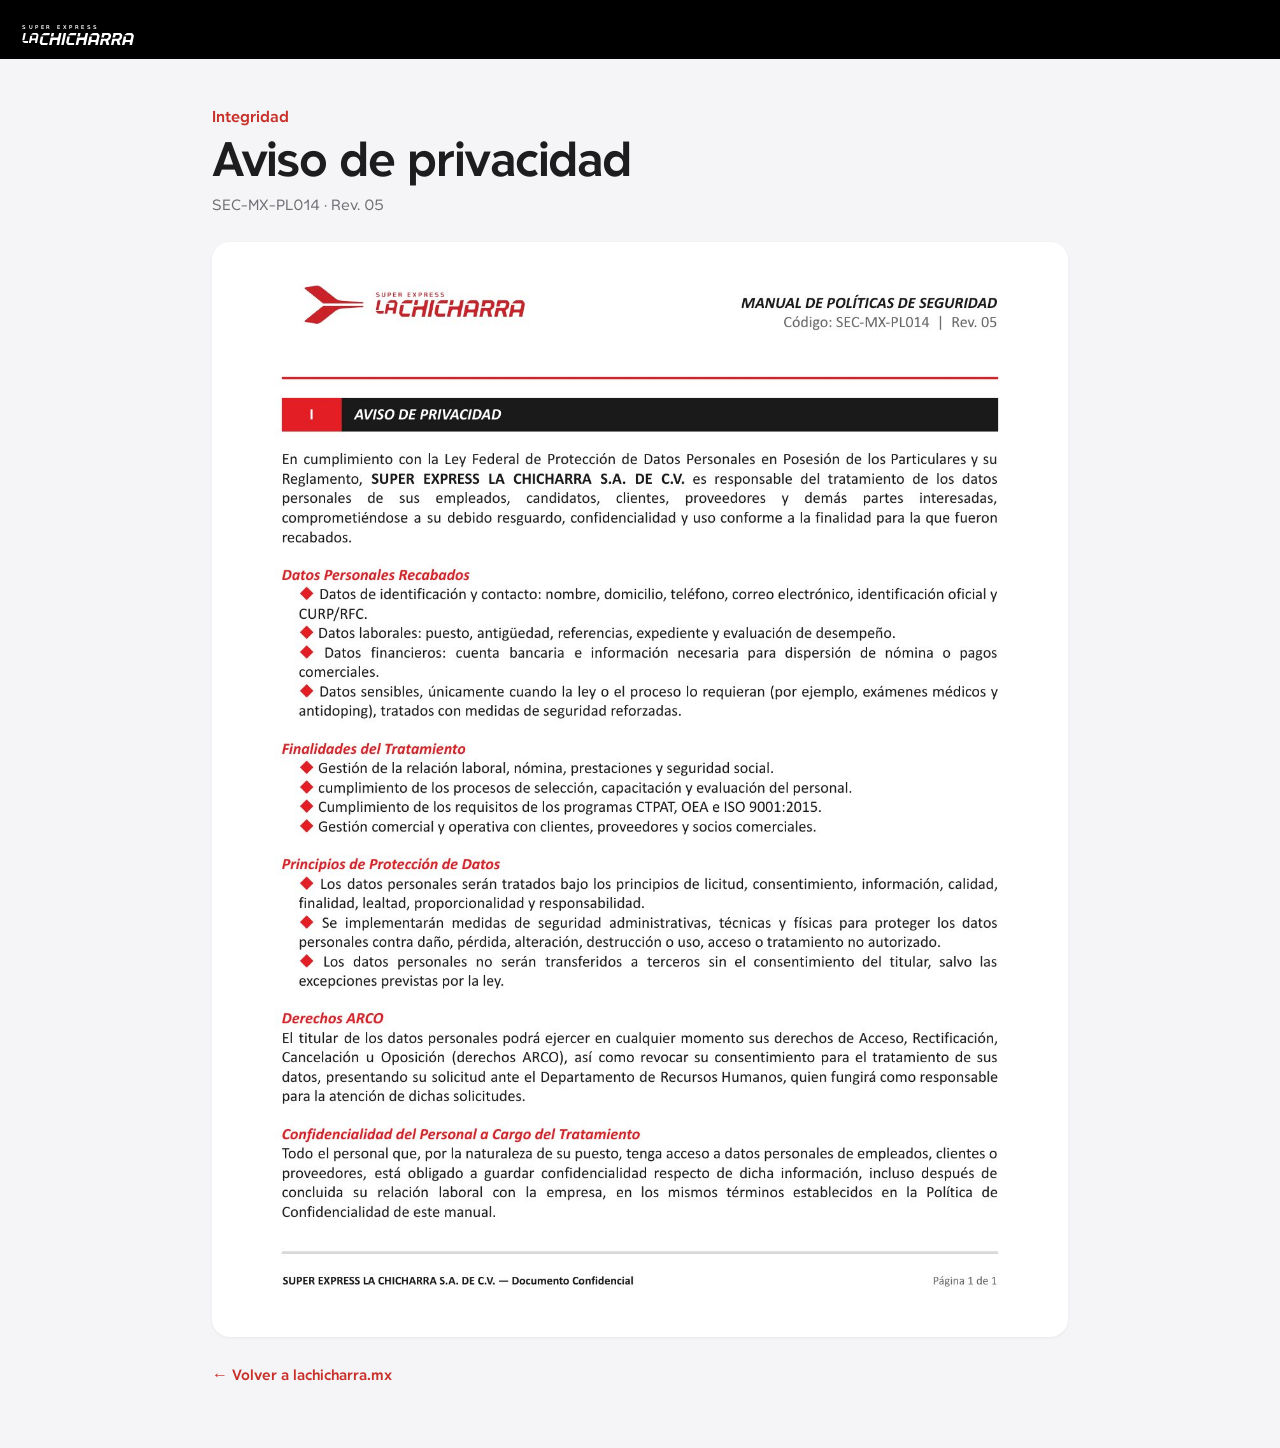
<file: aviso-de-privacidad/index.html>
<!doctype html>
<html lang="es">
<head>
<meta charset="utf-8">
<meta name="viewport" content="width=device-width,initial-scale=1">
<title>Aviso de privacidad — La Chicharra Super Express</title>
<meta name="description" content="Aviso de privacidad de Super Express La Chicharra S.A. de C.V. (SEC-MX-PL014 · Rev. 05).">
<link rel="canonical" href="https://lachicharra.mx/aviso-de-privacidad/">
<style>
@font-face{font-family:'Kind Sans';src:url(../fonts/kind-sans-400.otf) format('opentype');font-weight:400}
@font-face{font-family:'Kind Sans';src:url(../fonts/kind-sans-600.otf) format('opentype');font-weight:600}
*{box-sizing:border-box}
body{margin:0;background:#f5f5f7;color:#1d1d1f;font-family:'Kind Sans',-apple-system,BlinkMacSystemFont,'Helvetica Neue',Arial,sans-serif;-webkit-font-smoothing:antialiased}
header{background:#000;padding:14px 22px}
header a{display:inline-flex;flex-direction:column;gap:2px;color:#fff;text-decoration:none;line-height:1}
header small{font-size:6px;letter-spacing:.42em;font-weight:600}
header a svg{width:112px;height:auto;aspect-ratio:428/47;fill:#fff;display:block}
main{max-width:900px;margin:0 auto;padding:48px 22px 64px}
.k{color:#c8302a;font-weight:600;font-size:17px}
h1{font-size:clamp(34px,5vw,52px);letter-spacing:-.025em;line-height:1.05;margin:6px 0 8px}
.m{color:#6e6e73;margin:0 0 28px}
.doc{background:#fff;border-radius:18px;padding:clamp(10px,2vw,22px);box-shadow:0 1px 3px rgba(0,0,0,.06)}
.doc img{display:block;width:100%;height:auto}
.doc img+img{margin-top:14px;border-top:1px solid #e5e5ea;padding-top:14px}
.back{display:inline-block;margin-top:28px;color:#c8302a;font-weight:600;text-decoration:none}
@media print{header,.back{display:none}main{padding:0}.doc{box-shadow:none;padding:0}}
</style>
</head>
<body>
<svg width="0" height="0" style="position:absolute" aria-hidden="true"><defs><g id="wm"><g transform="translate(-560 -567)"><path d="M 646.25 575.58 L 664.63 575.58 L 666.51 566.65 L 648.26 566.65 C 645.42 566.65 643.22 567.46 640.41 569.90 L 635.87 573.82 C 635.15 574.42 634.57 575.01 634.10 575.60 L 645.89 575.60 C 646.01 575.59 646.12 575.58 646.25 575.58 "/><path d="M 637.25 600.72 L 641.59 580.03 L 632.03 580.03 C 631.91 580.51 631.79 581 631.68 581.53 L 627.99 599.10 C 627.29 602.41 627.14 604.44 628.94 606.81 L 631.83 610.73 C 633.62 613.16 635.48 613.97 638.32 613.97 L 656.57 613.97 L 658.44 605.05 L 640.06 605.05 C 637.62 605.05 636.61 603.76 637.25 600.72 "/><path d="M 701.79 566.65 L 699.04 579.76 C 698.30 583.28 696.83 584.50 693.31 584.50 L 683.71 584.50 C 683.21 584.50 682.76 584.47 682.36 584.42 L 669.40 584.42 L 663.19 613.97 L 672.79 613.97 L 676.11 598.16 C 676.85 594.64 678.32 593.42 681.84 593.42 L 691.44 593.42 C 694.95 593.42 695.91 594.64 695.17 598.16 L 691.85 613.97 L 701.45 613.97 L 711.39 566.65 Z M 701.79 566.65 "/><path d="M 679.98 579.76 L 682.73 566.65 L 673.13 566.65 L 670.33 579.98 L 679.93 579.98 C 679.95 579.91 679.96 579.84 679.98 579.76 "/><path d="M 709.43 613.97 L 719.03 613.97 L 728.96 566.65 L 719.37 566.65 Z M 709.43 613.97 "/><path d="M 747.71 575.58 L 766.10 575.58 L 767.97 566.65 L 749.72 566.65 C 746.88 566.65 744.68 567.46 741.87 569.90 L 737.33 573.82 C 736.61 574.42 736.04 575.01 735.56 575.60 L 747.35 575.60 C 747.47 575.59 747.58 575.58 747.71 575.58 "/><path d="M 738.71 600.72 L 743.05 580.03 L 733.49 580.03 C 733.37 580.51 733.25 581 733.14 581.53 L 729.45 599.10 C 728.76 602.41 728.60 604.44 730.40 606.81 L 733.30 610.73 C 735.08 613.16 736.94 613.97 739.78 613.97 L 758.03 613.97 L 759.91 605.05 L 741.52 605.05 C 739.08 605.05 738.07 603.76 738.71 600.72 "/><path d="M 781.44 579.76 L 784.19 566.65 L 774.59 566.65 L 771.79 579.98 L 781.40 579.98 C 781.41 579.91 781.42 579.84 781.44 579.76 "/><path d="M 803.25 566.65 L 800.50 579.76 C 799.76 583.28 798.29 584.50 794.77 584.50 L 785.17 584.50 C 784.67 584.50 784.23 584.47 783.82 584.42 L 770.86 584.42 L 764.66 613.97 L 774.25 613.97 L 777.58 598.16 C 778.32 594.64 779.79 593.42 783.30 593.42 L 792.90 593.42 C 796.42 593.42 797.38 594.64 796.64 598.16 L 793.32 613.97 L 802.91 613.97 L 812.85 566.65 Z M 803.25 566.65 "/><path d="M 852.19 569.90 C 850.40 567.46 848.61 566.65 845.71 566.65 L 834.28 566.65 C 831.44 566.65 829.25 567.46 826.43 569.90 L 821.89 573.82 C 821.17 574.42 820.60 575.01 820.12 575.60 L 831.91 575.60 C 832.03 575.59 832.14 575.58 832.27 575.58 L 843.90 575.58 C 846.33 575.58 847.35 576.86 846.71 579.90 L 844.58 590.04 C 844.12 592.21 842.65 593.42 840.49 593.42 L 828.18 593.42 C 826.02 593.42 825.06 592.21 825.51 590.04 L 827.62 580.03 L 818.05 580.03 C 817.93 580.51 817.82 581 817.71 581.53 L 810.89 613.97 L 820.49 613.97 L 822.36 605.05 C 822.82 602.89 824.29 601.67 826.45 601.67 L 838.76 601.67 C 840.92 601.67 841.88 602.89 841.42 605.05 L 839.55 613.97 L 849.15 613.97 L 855.96 581.53 C 856.66 578.21 856.89 576.19 855.08 573.82 Z M 852.19 569.90 "/><path d="M 899.06 572.33 L 896.00 568.88 C 894.46 567.19 892.75 566.65 890.45 566.65 L 867.07 566.65 L 863.35 584.35 L 872.94 584.35 L 874.22 578.28 C 874.69 576.05 876.15 574.90 878.31 574.90 L 887.23 574.90 C 889.60 574.90 891.30 576.12 890.64 579.29 L 889.56 584.43 C 888.89 587.61 886.67 588.82 884.31 588.82 L 875.39 588.82 C 875.19 588.82 875.01 588.80 874.83 588.78 L 862.42 588.78 L 857.13 613.97 L 866.73 613.97 L 869.57 600.45 C 870.03 598.22 871.49 597.07 873.66 597.07 L 876.22 597.07 C 878.12 597.07 879.15 597.95 879.60 599.64 L 883.08 613.97 L 893.90 613.97 L 889.69 598.29 C 889.21 596.40 889.94 594.84 891.75 593.62 L 895.06 591.39 C 897.58 589.70 898.57 587.20 898.96 585.38 L 900.43 578.35 C 900.82 576.52 900.71 574.16 899.06 572.33 "/><path d="M 941.78 572.33 L 938.72 568.88 C 937.18 567.19 935.47 566.65 933.17 566.65 L 909.78 566.65 L 906.07 584.35 L 915.67 584.35 L 916.94 578.28 C 917.41 576.05 918.87 574.90 921.03 574.90 L 929.96 574.90 C 932.32 574.90 934.03 576.12 933.36 579.29 L 932.28 584.43 C 931.61 587.61 929.40 588.82 927.03 588.82 L 918.11 588.82 C 917.91 588.82 917.73 588.80 917.55 588.78 L 905.14 588.78 L 899.85 613.97 L 909.44 613.97 L 912.28 600.45 C 912.75 598.22 914.21 597.07 916.37 597.07 L 918.94 597.07 C 920.84 597.07 921.87 597.95 922.32 599.64 L 925.80 613.97 L 936.62 613.97 L 932.41 598.29 C 931.93 596.40 932.66 594.84 934.47 593.62 L 937.78 591.39 C 940.30 589.70 941.30 587.20 941.68 585.38 L 943.16 578.35 C 943.54 576.52 943.43 574.16 941.78 572.33 "/><path d="M 986.08 573.82 L 983.19 569.90 C 981.40 567.46 979.61 566.65 976.71 566.65 L 965.28 566.65 C 962.44 566.65 960.25 567.46 957.43 569.90 L 952.89 573.82 C 952.17 574.42 951.60 575.01 951.12 575.60 L 962.91 575.60 C 963.03 575.59 963.15 575.58 963.27 575.58 L 974.90 575.58 C 977.33 575.58 978.35 576.86 977.71 579.90 L 975.58 590.04 C 975.12 592.21 973.65 593.42 971.49 593.42 L 959.19 593.42 C 957.02 593.42 956.06 592.21 956.51 590.04 L 958.62 580.03 L 949.05 580.03 C 948.93 580.51 948.82 581 948.71 581.53 L 941.89 613.97 L 951.49 613.97 L 953.37 605.05 C 953.82 602.89 955.29 601.67 957.46 601.67 L 969.76 601.67 C 971.92 601.67 972.88 602.89 972.43 605.05 L 970.55 613.97 L 980.15 613.97 L 986.97 581.53 C 987.66 578.21 987.89 576.18 986.08 573.82 "/><path d="M 574.69 566.65 L 566.91 566.65 L 561.13 594.13 C 561.12 594.21 561.11 594.28 561.09 594.36 L 568.87 594.36 Z M 574.69 566.65 "/><path d="M 577.83 597.81 L 561.25 597.81 C 561.51 598.52 561.92 599.22 562.55 599.95 L 564.66 602.42 C 566.51 604.55 568.22 605.05 570.91 605.05 L 582.42 605.05 L 583.95 597.81 L 577.83 597.81 Z M 577.83 597.81 "/><path d="M 619.56 569.28 C 618.10 567.31 616.66 566.65 614.30 566.65 L 605.03 566.65 C 602.72 566.65 600.94 567.31 598.66 569.28 L 594.97 572.47 C 594.37 572.97 593.90 573.46 593.51 573.95 L 602.65 573.95 C 602.89 573.91 603.14 573.89 603.39 573.89 L 612.83 573.89 C 614.80 573.89 615.63 574.94 615.11 577.41 L 613.38 585.63 C 613.01 587.39 611.82 588.37 610.06 588.37 L 600.08 588.37 C 598.32 588.37 597.54 587.39 597.91 585.63 L 599.64 577.41 C 599.64 577.40 599.64 577.40 599.64 577.40 L 591.89 577.40 C 591.78 577.82 591.67 578.25 591.57 578.72 L 586.05 605.05 L 593.83 605.05 L 595.35 597.81 C 595.72 596.05 596.92 595.07 598.67 595.07 L 608.66 595.07 C 610.41 595.07 611.19 596.05 610.82 597.81 L 609.30 605.05 L 617.09 605.05 L 622.62 578.72 C 623.19 576.03 623.37 574.39 621.91 572.47 Z M 619.56 569.28 "/></g></g></defs></svg>
<header><a href="/" aria-label="La Chicharra Super Express, inicio"><small>SUPER EXPRESS</small><svg viewBox="0 0 428 47" aria-hidden="true"><use href="#wm"/></svg></a></header>
<main>
  <div class="k">Integridad</div>
  <h1>Aviso de privacidad</h1>
  <p class="m">SEC-MX-PL014 · Rev. 05</p>
  <div class="doc"><img src="../img/aviso.jpg" alt="Aviso de privacidad de Super Express La Chicharra S.A. de C.V."></div>
  <a class="back" href="/">← Volver a lachicharra.mx</a>
</main>
</body>
</html>
</file>
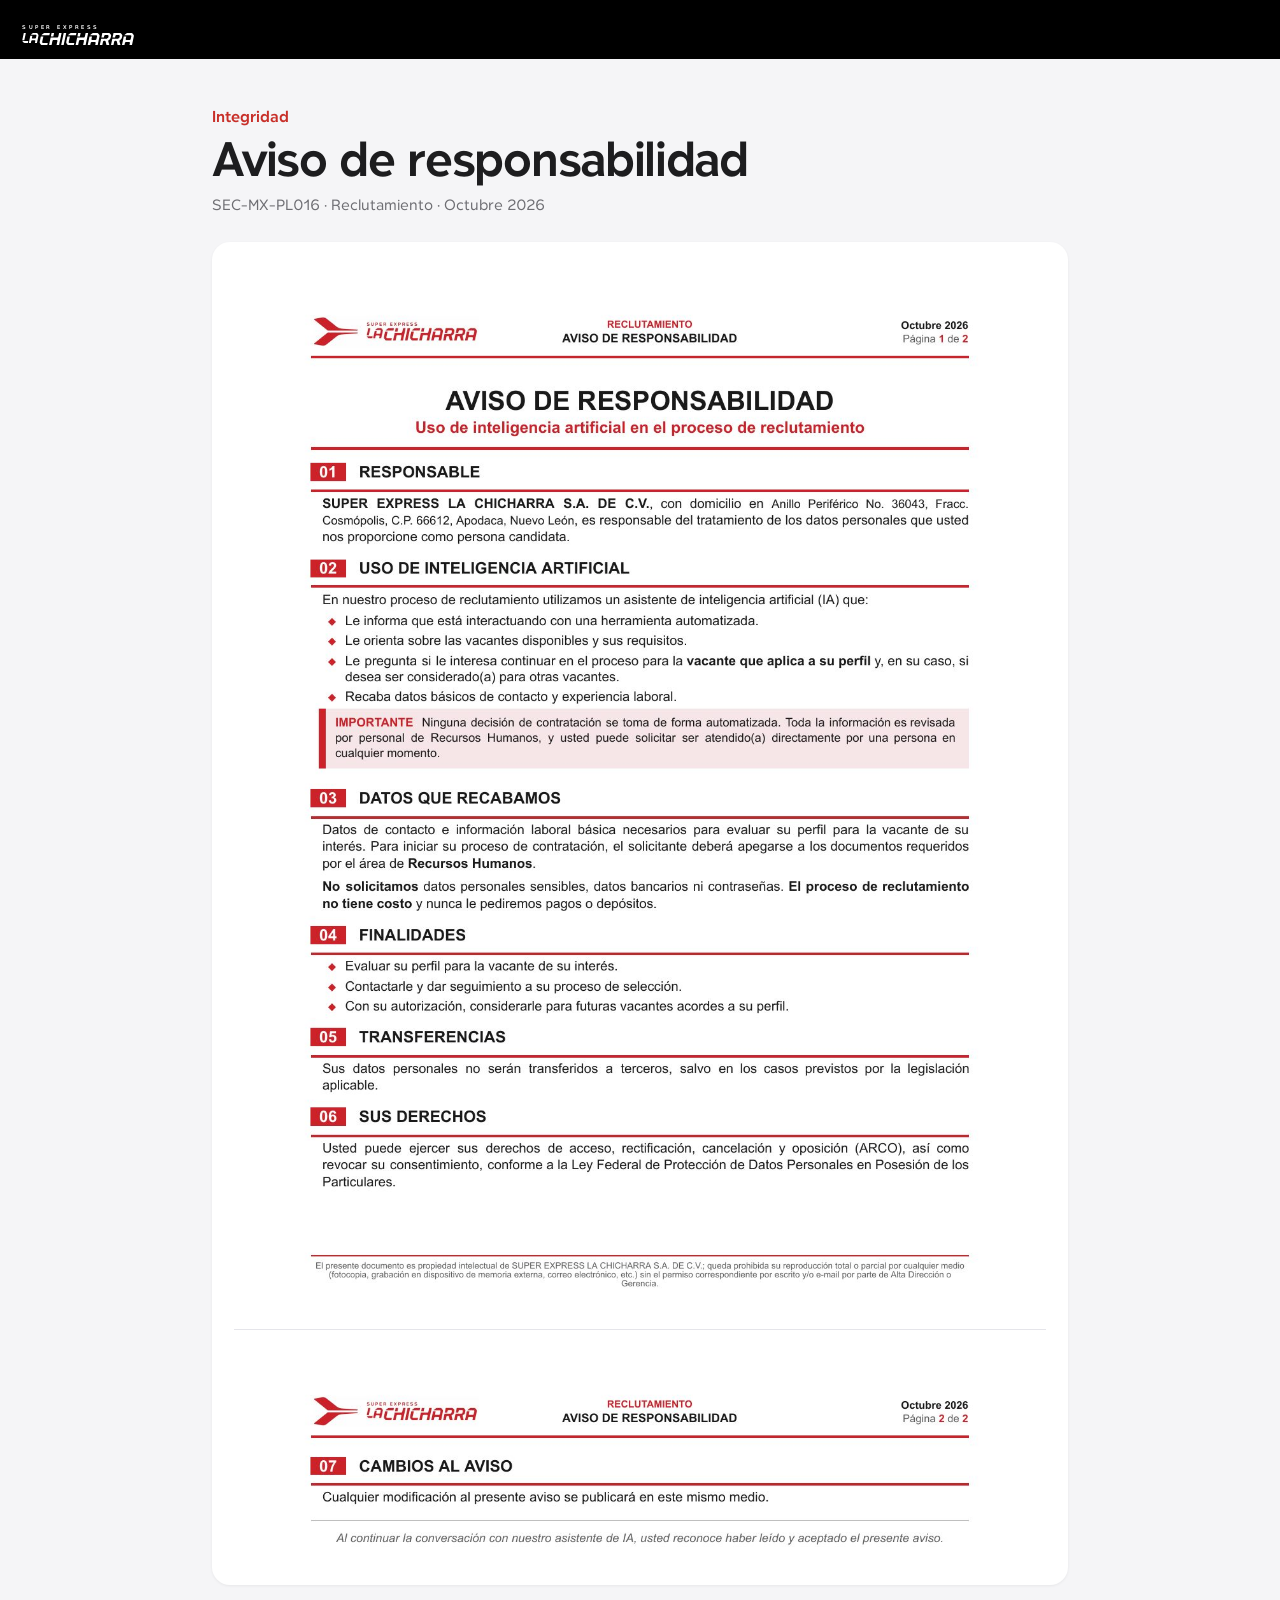
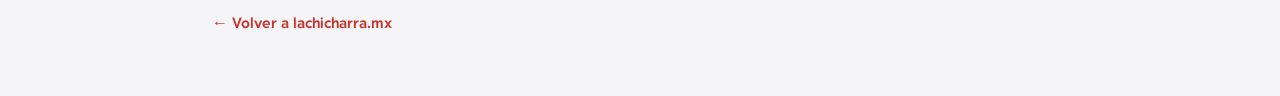
<file: aviso-de-responsabilidad/index.html>
<!doctype html>
<html lang="es">
<head>
<meta charset="utf-8">
<meta name="viewport" content="width=device-width,initial-scale=1">
<title>Aviso de responsabilidad — La Chicharra Super Express</title>
<meta name="description" content="Aviso de responsabilidad de Super Express La Chicharra S.A. de C.V. (SEC-MX-PL016 · Reclutamiento · Octubre 2026).">
<link rel="canonical" href="https://lachicharra.mx/aviso-de-responsabilidad/">
<style>
@font-face{font-family:'Kind Sans';src:url(../fonts/kind-sans-400.otf) format('opentype');font-weight:400}
@font-face{font-family:'Kind Sans';src:url(../fonts/kind-sans-600.otf) format('opentype');font-weight:600}
*{box-sizing:border-box}
body{margin:0;background:#f5f5f7;color:#1d1d1f;font-family:'Kind Sans',-apple-system,BlinkMacSystemFont,'Helvetica Neue',Arial,sans-serif;-webkit-font-smoothing:antialiased}
header{background:#000;padding:14px 22px}
header a{display:inline-flex;flex-direction:column;gap:2px;color:#fff;text-decoration:none;line-height:1}
header small{font-size:6px;letter-spacing:.42em;font-weight:600}
header a svg{width:112px;height:auto;aspect-ratio:428/47;fill:#fff;display:block}
main{max-width:900px;margin:0 auto;padding:48px 22px 64px}
.k{color:#c8302a;font-weight:600;font-size:17px}
h1{font-size:clamp(34px,5vw,52px);letter-spacing:-.025em;line-height:1.05;margin:6px 0 8px}
.m{color:#6e6e73;margin:0 0 28px}
.doc{background:#fff;border-radius:18px;padding:clamp(10px,2vw,22px);box-shadow:0 1px 3px rgba(0,0,0,.06)}
.doc img{display:block;width:100%;height:auto}
.doc img+img{margin-top:14px;border-top:1px solid #e5e5ea;padding-top:14px}
.back{display:inline-block;margin-top:28px;color:#c8302a;font-weight:600;text-decoration:none}
@media print{header,.back{display:none}main{padding:0}.doc{box-shadow:none;padding:0}}
</style>
</head>
<body>
<svg width="0" height="0" style="position:absolute" aria-hidden="true"><defs><g id="wm"><g transform="translate(-560 -567)"><path d="M 646.25 575.58 L 664.63 575.58 L 666.51 566.65 L 648.26 566.65 C 645.42 566.65 643.22 567.46 640.41 569.90 L 635.87 573.82 C 635.15 574.42 634.57 575.01 634.10 575.60 L 645.89 575.60 C 646.01 575.59 646.12 575.58 646.25 575.58 "/><path d="M 637.25 600.72 L 641.59 580.03 L 632.03 580.03 C 631.91 580.51 631.79 581 631.68 581.53 L 627.99 599.10 C 627.29 602.41 627.14 604.44 628.94 606.81 L 631.83 610.73 C 633.62 613.16 635.48 613.97 638.32 613.97 L 656.57 613.97 L 658.44 605.05 L 640.06 605.05 C 637.62 605.05 636.61 603.76 637.25 600.72 "/><path d="M 701.79 566.65 L 699.04 579.76 C 698.30 583.28 696.83 584.50 693.31 584.50 L 683.71 584.50 C 683.21 584.50 682.76 584.47 682.36 584.42 L 669.40 584.42 L 663.19 613.97 L 672.79 613.97 L 676.11 598.16 C 676.85 594.64 678.32 593.42 681.84 593.42 L 691.44 593.42 C 694.95 593.42 695.91 594.64 695.17 598.16 L 691.85 613.97 L 701.45 613.97 L 711.39 566.65 Z M 701.79 566.65 "/><path d="M 679.98 579.76 L 682.73 566.65 L 673.13 566.65 L 670.33 579.98 L 679.93 579.98 C 679.95 579.91 679.96 579.84 679.98 579.76 "/><path d="M 709.43 613.97 L 719.03 613.97 L 728.96 566.65 L 719.37 566.65 Z M 709.43 613.97 "/><path d="M 747.71 575.58 L 766.10 575.58 L 767.97 566.65 L 749.72 566.65 C 746.88 566.65 744.68 567.46 741.87 569.90 L 737.33 573.82 C 736.61 574.42 736.04 575.01 735.56 575.60 L 747.35 575.60 C 747.47 575.59 747.58 575.58 747.71 575.58 "/><path d="M 738.71 600.72 L 743.05 580.03 L 733.49 580.03 C 733.37 580.51 733.25 581 733.14 581.53 L 729.45 599.10 C 728.76 602.41 728.60 604.44 730.40 606.81 L 733.30 610.73 C 735.08 613.16 736.94 613.97 739.78 613.97 L 758.03 613.97 L 759.91 605.05 L 741.52 605.05 C 739.08 605.05 738.07 603.76 738.71 600.72 "/><path d="M 781.44 579.76 L 784.19 566.65 L 774.59 566.65 L 771.79 579.98 L 781.40 579.98 C 781.41 579.91 781.42 579.84 781.44 579.76 "/><path d="M 803.25 566.65 L 800.50 579.76 C 799.76 583.28 798.29 584.50 794.77 584.50 L 785.17 584.50 C 784.67 584.50 784.23 584.47 783.82 584.42 L 770.86 584.42 L 764.66 613.97 L 774.25 613.97 L 777.58 598.16 C 778.32 594.64 779.79 593.42 783.30 593.42 L 792.90 593.42 C 796.42 593.42 797.38 594.64 796.64 598.16 L 793.32 613.97 L 802.91 613.97 L 812.85 566.65 Z M 803.25 566.65 "/><path d="M 852.19 569.90 C 850.40 567.46 848.61 566.65 845.71 566.65 L 834.28 566.65 C 831.44 566.65 829.25 567.46 826.43 569.90 L 821.89 573.82 C 821.17 574.42 820.60 575.01 820.12 575.60 L 831.91 575.60 C 832.03 575.59 832.14 575.58 832.27 575.58 L 843.90 575.58 C 846.33 575.58 847.35 576.86 846.71 579.90 L 844.58 590.04 C 844.12 592.21 842.65 593.42 840.49 593.42 L 828.18 593.42 C 826.02 593.42 825.06 592.21 825.51 590.04 L 827.62 580.03 L 818.05 580.03 C 817.93 580.51 817.82 581 817.71 581.53 L 810.89 613.97 L 820.49 613.97 L 822.36 605.05 C 822.82 602.89 824.29 601.67 826.45 601.67 L 838.76 601.67 C 840.92 601.67 841.88 602.89 841.42 605.05 L 839.55 613.97 L 849.15 613.97 L 855.96 581.53 C 856.66 578.21 856.89 576.19 855.08 573.82 Z M 852.19 569.90 "/><path d="M 899.06 572.33 L 896.00 568.88 C 894.46 567.19 892.75 566.65 890.45 566.65 L 867.07 566.65 L 863.35 584.35 L 872.94 584.35 L 874.22 578.28 C 874.69 576.05 876.15 574.90 878.31 574.90 L 887.23 574.90 C 889.60 574.90 891.30 576.12 890.64 579.29 L 889.56 584.43 C 888.89 587.61 886.67 588.82 884.31 588.82 L 875.39 588.82 C 875.19 588.82 875.01 588.80 874.83 588.78 L 862.42 588.78 L 857.13 613.97 L 866.73 613.97 L 869.57 600.45 C 870.03 598.22 871.49 597.07 873.66 597.07 L 876.22 597.07 C 878.12 597.07 879.15 597.95 879.60 599.64 L 883.08 613.97 L 893.90 613.97 L 889.69 598.29 C 889.21 596.40 889.94 594.84 891.75 593.62 L 895.06 591.39 C 897.58 589.70 898.57 587.20 898.96 585.38 L 900.43 578.35 C 900.82 576.52 900.71 574.16 899.06 572.33 "/><path d="M 941.78 572.33 L 938.72 568.88 C 937.18 567.19 935.47 566.65 933.17 566.65 L 909.78 566.65 L 906.07 584.35 L 915.67 584.35 L 916.94 578.28 C 917.41 576.05 918.87 574.90 921.03 574.90 L 929.96 574.90 C 932.32 574.90 934.03 576.12 933.36 579.29 L 932.28 584.43 C 931.61 587.61 929.40 588.82 927.03 588.82 L 918.11 588.82 C 917.91 588.82 917.73 588.80 917.55 588.78 L 905.14 588.78 L 899.85 613.97 L 909.44 613.97 L 912.28 600.45 C 912.75 598.22 914.21 597.07 916.37 597.07 L 918.94 597.07 C 920.84 597.07 921.87 597.95 922.32 599.64 L 925.80 613.97 L 936.62 613.97 L 932.41 598.29 C 931.93 596.40 932.66 594.84 934.47 593.62 L 937.78 591.39 C 940.30 589.70 941.30 587.20 941.68 585.38 L 943.16 578.35 C 943.54 576.52 943.43 574.16 941.78 572.33 "/><path d="M 986.08 573.82 L 983.19 569.90 C 981.40 567.46 979.61 566.65 976.71 566.65 L 965.28 566.65 C 962.44 566.65 960.25 567.46 957.43 569.90 L 952.89 573.82 C 952.17 574.42 951.60 575.01 951.12 575.60 L 962.91 575.60 C 963.03 575.59 963.15 575.58 963.27 575.58 L 974.90 575.58 C 977.33 575.58 978.35 576.86 977.71 579.90 L 975.58 590.04 C 975.12 592.21 973.65 593.42 971.49 593.42 L 959.19 593.42 C 957.02 593.42 956.06 592.21 956.51 590.04 L 958.62 580.03 L 949.05 580.03 C 948.93 580.51 948.82 581 948.71 581.53 L 941.89 613.97 L 951.49 613.97 L 953.37 605.05 C 953.82 602.89 955.29 601.67 957.46 601.67 L 969.76 601.67 C 971.92 601.67 972.88 602.89 972.43 605.05 L 970.55 613.97 L 980.15 613.97 L 986.97 581.53 C 987.66 578.21 987.89 576.18 986.08 573.82 "/><path d="M 574.69 566.65 L 566.91 566.65 L 561.13 594.13 C 561.12 594.21 561.11 594.28 561.09 594.36 L 568.87 594.36 Z M 574.69 566.65 "/><path d="M 577.83 597.81 L 561.25 597.81 C 561.51 598.52 561.92 599.22 562.55 599.95 L 564.66 602.42 C 566.51 604.55 568.22 605.05 570.91 605.05 L 582.42 605.05 L 583.95 597.81 L 577.83 597.81 Z M 577.83 597.81 "/><path d="M 619.56 569.28 C 618.10 567.31 616.66 566.65 614.30 566.65 L 605.03 566.65 C 602.72 566.65 600.94 567.31 598.66 569.28 L 594.97 572.47 C 594.37 572.97 593.90 573.46 593.51 573.95 L 602.65 573.95 C 602.89 573.91 603.14 573.89 603.39 573.89 L 612.83 573.89 C 614.80 573.89 615.63 574.94 615.11 577.41 L 613.38 585.63 C 613.01 587.39 611.82 588.37 610.06 588.37 L 600.08 588.37 C 598.32 588.37 597.54 587.39 597.91 585.63 L 599.64 577.41 C 599.64 577.40 599.64 577.40 599.64 577.40 L 591.89 577.40 C 591.78 577.82 591.67 578.25 591.57 578.72 L 586.05 605.05 L 593.83 605.05 L 595.35 597.81 C 595.72 596.05 596.92 595.07 598.67 595.07 L 608.66 595.07 C 610.41 595.07 611.19 596.05 610.82 597.81 L 609.30 605.05 L 617.09 605.05 L 622.62 578.72 C 623.19 576.03 623.37 574.39 621.91 572.47 Z M 619.56 569.28 "/></g></g></defs></svg>
<header><a href="/" aria-label="La Chicharra Super Express, inicio"><small>SUPER EXPRESS</small><svg viewBox="0 0 428 47" aria-hidden="true"><use href="#wm"/></svg></a></header>
<main>
  <div class="k">Integridad</div>
  <h1>Aviso de responsabilidad</h1>
  <p class="m">SEC-MX-PL016 · Reclutamiento · Octubre 2026</p>
  <div class="doc"><img src="../img/resp1.jpg" alt="Aviso de responsabilidad sobre el uso de inteligencia artificial en el proceso de reclutamiento, página 1"><img src="../img/resp2.jpg" alt="Aviso de responsabilidad sobre el uso de inteligencia artificial en el proceso de reclutamiento, página 2"></div>
  <a class="back" href="/">← Volver a lachicharra.mx</a>
</main>
</body>
</html>
</file>
<file: css/estilos.css>
@font-face{font-family:'Edsonna';src:url(../fonts/edsonna-700.otf) format('opentype');font-weight:700;font-display:swap}
@font-face{font-family:'Kind Sans';src:url(../fonts/kind-sans-400.otf) format('opentype');font-weight:400;font-display:swap}
@font-face{font-family:'Kind Sans';src:url(../fonts/kind-sans-600.otf) format('opentype');font-weight:600;font-display:swap}


:root{
  --red:#DD3224; --red-deep:#B8261B; --black:#010203;
  --light:#f5f5f7; --white:#ffffff; --ink:#1d1d1f; --grey:#6e6e73; --grey2:#86868b; --line:#d2d2d7;
  --dk:#010203; --dk2:#161617; --dk3:#1d1d1f; --dkline:#333336;
  --display:'Edsonna','Kind Sans','Helvetica Neue',Arial,sans-serif;
  --sans:'Kind Sans','Helvetica Neue',Arial,sans-serif;
  --ease:cubic-bezier(.25,.1,.25,1); --out:cubic-bezier(.2,.8,.2,1);
  box-sizing:border-box;
  padding-top:env(safe-area-inset-top,0px); padding-bottom:env(safe-area-inset-bottom,0px);
}
@media (prefers-color-scheme:dark){
  :root:not([data-theme="light"]){ --light:#101012; --white:#000000; --ink:#f5f5f7; --grey:#a1a1a6; --grey2:#86868b; --line:#333336; }
}
:root[data-theme="dark"]{ --light:#101012; --white:#000000; --ink:#f5f5f7; --grey:#a1a1a6; --grey2:#86868b; --line:#333336; }
html{scroll-padding-top:calc(env(safe-area-inset-top,0px) + 60px)}
*,*::before,*::after{box-sizing:inherit}
body{margin:0;background:var(--white);color:var(--ink);font-family:var(--sans);font-size:17px;line-height:1.47;letter-spacing:-.01em;-webkit-font-smoothing:antialiased;overflow-x:hidden}
img{max-width:100%;display:block}
svg{max-width:100%}
button,input,select,textarea{font:inherit;color:inherit;letter-spacing:inherit}
:focus-visible{outline:3px solid var(--red);outline-offset:3px}
.wrap{width:min(980px,100% - 44px);margin-inline:auto}
.wide{width:min(1260px,100% - 44px);margin-inline:auto}
h1,h2,h3,h4{margin:0;font-weight:600}
section{position:relative}
.sec-dark{background:var(--dk);color:#f5f5f7}
.sec-light{background:var(--light)}
.sec-white{background:var(--white)}
.center{text-align:center}
.hl{font-size:clamp(40px,6.2vw,80px);line-height:1.05;letter-spacing:-.03em}
.hl-m{font-size:clamp(32px,4.6vw,56px);line-height:1.07;letter-spacing:-.025em}
.sub{font-size:clamp(19px,1.8vw,24px);line-height:1.35;color:var(--grey);margin:18px auto 0;max-width:36ch}
.sec-dark .sub{color:#a1a1a6}
.grad{background:linear-gradient(180deg,#ffffff 30%,#9b9ba1);-webkit-background-clip:text;background-clip:text;color:transparent}
.gred{background:linear-gradient(90deg,#ff5a43,var(--red) 45%,var(--red-deep));-webkit-background-clip:text;background-clip:text;color:transparent}
.links{display:flex;gap:22px;justify-content:center;align-items:center;flex-wrap:wrap;margin-top:28px}
.pill{display:inline-flex;align-items:center;gap:8px;background:var(--red);color:#fff;border:0;border-radius:980px;padding:12px 22px;font-size:17px;font-weight:600;text-decoration:none;cursor:pointer;transition:background .2s}
.pill:hover{background:var(--red-deep)}
.pill.sm{padding:6px 14px;font-size:13px}
.pill.ghost{background:transparent;color:var(--red);box-shadow:inset 0 0 0 1px var(--red)}
.pill.ghost:hover{background:var(--red);color:#fff}
.more{color:var(--red);text-decoration:none;font-size:17px;font-weight:600;display:inline-flex;align-items:center;gap:6px;background:none;border:0;cursor:pointer;padding:0}
.more::after{content:"";width:7px;height:7px;border-right:2px solid currentColor;border-top:2px solid currentColor;transform:rotate(45deg)}
.more:hover{text-decoration:underline}
.sec-dark .more{color:#ff6b57}
.rv{opacity:0;transform:translateY(40px);transition:opacity 1.1s var(--out),transform 1.1s var(--out)}
.rv.in{opacity:1;transform:none}
.rv.d1{transition-delay:.1s}.rv.d2{transition-delay:.2s}.rv.d3{transition-delay:.3s}

/* nav */
.gnav{background:rgba(1,2,3,.92);color:#e8e8ed;height:44px;position:relative;z-index:60}
.gnav .wide{display:flex;align-items:center;justify-content:space-between;height:44px;font-size:12px}
.gnav a{color:#d2d2d7;text-decoration:none;opacity:.88}
.gnav a:hover{opacity:1;color:#fff}
.gnav .s{width:28px;height:18px;fill:#fff}
.gnav nav{display:flex;gap:32px}
.snav{position:sticky;top:0;z-index:55;padding-top:env(safe-area-inset-top,0px);background:rgba(22,22,23,.78);backdrop-filter:saturate(180%) blur(20px);-webkit-backdrop-filter:saturate(180%) blur(20px);border-bottom:1px solid rgba(255,255,255,.08);color:#f5f5f7;transition:background .4s,color .4s,border-color .4s}
.snav.light{background:rgba(251,251,253,.8);color:#1d1d1f;border-color:rgba(0,0,0,.1)}
.snav .wide{display:flex;align-items:center;justify-content:space-between;height:52px;gap:20px}
.snav .title{display:flex;align-items:center;gap:10px;text-decoration:none;color:inherit}
.snav .title svg.w{width:122px;height:14px;fill:currentColor}
.snav .title small{font-size:7px;letter-spacing:.4em;font-weight:600;display:block;margin-bottom:2px}
.snav nav{display:flex;gap:22px;align-items:center;font-size:12px}
.snav nav a:not(.pill){color:inherit;opacity:.8;text-decoration:none}
.snav nav a:not(.pill):hover,.snav nav a.on{opacity:1}
.snav nav a.on{font-weight:600}
.snav .tog{display:none;background:none;border:0;width:40px;height:40px;cursor:pointer;color:inherit}
.snav .tog i{display:block;width:12px;height:12px;border-right:1.5px solid currentColor;border-bottom:1.5px solid currentColor;transform:rotate(45deg);margin:0 auto;transition:transform .3s}
.snav.open .tog i{transform:rotate(-135deg)}

/* hero */
.hero{padding:90px 0 0;overflow:hidden}
.hero .eyebrowmark{display:flex;justify-content:center;margin-bottom:22px}
.hero .eyebrowmark svg{width:74px;height:48px;fill:var(--red)}
.hero h1{font-size:clamp(48px,8.4vw,112px);line-height:1;letter-spacing:-.035em}
.hero .sub{color:#a1a1a6}
.hero .lo{opacity:0;transform:translateY(24px);animation:lo 1.4s var(--out) forwards}
.hero .lo.d1{animation-delay:.15s}.hero .lo.d2{animation-delay:.3s}.hero .lo.d3{animation-delay:.45s}
@keyframes lo{to{opacity:1;transform:none}}
.heroimg{margin:64px auto 0;width:min(1260px,100% - 44px);aspect-ratio:16/8;border-radius:28px;overflow:hidden;will-change:transform;transform-origin:50% 0}
.heroimg img{width:100%;height:100%;object-fit:cover;object-position:60% 55%;will-change:transform}
.heropad{height:110px}

/* highlights */
.hlts{padding:120px 0 90px}
.hlts .head{display:flex;justify-content:space-between;align-items:end;margin-bottom:34px}
.car{display:flex;gap:22px;overflow-x:auto;scroll-snap-type:x mandatory;scrollbar-width:none;padding:0 max(22px,calc((100vw - 1260px)/2));scroll-padding:0 max(22px,calc((100vw - 1260px)/2))}
.car::-webkit-scrollbar{display:none}
.slide{flex:none;width:min(84vw,1000px);aspect-ratio:16/9.4;border-radius:28px;overflow:hidden;position:relative;scroll-snap-align:start;background:#111;color:#fff}
.slide img{position:absolute;inset:0;width:100%;height:100%;object-fit:cover;transform:scale(1.08);transition:transform 6s linear}
.slide.on img{transform:scale(1)}
.slide::after{content:"";position:absolute;inset:0;background:linear-gradient(180deg,rgba(0,0,0,.65),transparent 45%)}
.slide p{position:absolute;left:44px;top:40px;z-index:1;margin:0;font-size:clamp(20px,2.3vw,28px);line-height:1.2;font-weight:600;max-width:24ch;opacity:.35;transform:translateY(10px);transition:opacity .8s,transform .8s}
.slide.on p{opacity:1;transform:none}
.slide p span{color:#a1a1a6}
.cctl{display:flex;justify-content:center;gap:14px;margin-top:30px;align-items:center}
.dotsbar{display:flex;gap:10px;align-items:center;background:rgba(128,128,134,.18);backdrop-filter:blur(10px);border-radius:999px;padding:0 20px;height:56px}
.dotsbar button{width:8px;height:8px;border-radius:99px;background:#86868b;border:0;padding:0;cursor:pointer;position:relative;overflow:hidden;transition:width .5s var(--out)}
.dotsbar button.on{width:48px;background:rgba(134,134,139,.6)}
.dotsbar button i{position:absolute;left:0;top:0;bottom:0;width:0;background:#f5f5f7}
.playbtn{width:56px;height:56px;border-radius:50%;border:0;background:rgba(128,128,134,.18);backdrop-filter:blur(10px);cursor:pointer;display:grid;place-items:center;color:#f5f5f7}
.playbtn svg{width:16px;height:16px;fill:currentColor}

/* text sequence */
.seq{height:500vh;background:var(--dk)}
.seq .stage{position:sticky;top:0;height:100vh;height:100svh;overflow:hidden;display:grid;place-items:center}
.seq .bg{position:absolute;inset:0;will-change:transform,opacity}
.seq .bg img{width:100%;height:100%;object-fit:cover}
.seq .bg::after{content:"";position:absolute;inset:0;background:rgba(1,2,3,.6)}
.seq .line{position:absolute;left:0;right:0;text-align:center;padding:0 24px;font-size:clamp(34px,5.6vw,76px);line-height:1.06;letter-spacing:-.03em;font-weight:600;color:#fff;opacity:0;will-change:transform,opacity}
.seq .line small{display:block;font-size:clamp(18px,1.8vw,24px);color:#d2d2d7;letter-spacing:-.01em;margin-top:18px;font-weight:400;max-width:40ch;margin-inline:auto;line-height:1.35}

/* zoom number */
.zoom{height:300vh;background:var(--white)}
.zoom .stage{position:sticky;top:0;height:100vh;height:100svh;overflow:hidden;display:grid;place-items:center}
.zoom .num{font-family:var(--display);font-weight:700;font-size:min(46vw,520px);line-height:.8;background-size:cover;background-position:60% 50%;-webkit-background-clip:text;background-clip:text;color:transparent;will-change:transform;white-space:nowrap}
.zoom .zbg{position:absolute;inset:0;background-size:cover;background-position:60% 50%;will-change:opacity,transform}
.zoom .cap{position:absolute;left:0;right:0;bottom:12vh;text-align:center;opacity:0}
.zoom .cap h2{font-size:clamp(28px,3.6vw,48px);letter-spacing:-.025em;line-height:1.1}
.zoom .cap p{color:var(--grey);font-size:clamp(17px,1.6vw,21px);margin:12px 0 0}

/* about */
.about{padding:40px 0 140px}
.about .grid{display:grid;grid-template-columns:1fr 1fr;gap:22px;margin-top:70px}
.card{background:var(--light);border-radius:28px;padding:48px;overflow:hidden;position:relative}
.sec-dark .card{background:var(--dk2)}
.sec-light .card{background:var(--white)}
.card h3{font-size:clamp(24px,2.4vw,32px);line-height:1.12;letter-spacing:-.02em}
.card p{color:var(--grey);margin:12px 0 0}
.sec-dark .card p{color:#a1a1a6}
.seg{display:inline-flex;background:var(--white);border-radius:999px;padding:4px;gap:2px;margin-bottom:26px;box-shadow:inset 0 0 0 1px var(--line)}
.sec-light .seg,.card .seg{background:rgba(120,120,128,.12);box-shadow:none}
.seg button{border:0;background:transparent;border-radius:999px;padding:8px 18px;font-size:14px;font-weight:600;cursor:pointer;color:var(--grey);transition:background .3s,color .3s,box-shadow .3s}
.seg button[aria-selected="true"]{background:var(--white);color:var(--ink);box-shadow:0 3px 8px rgba(0,0,0,.12)}
.sec-dark .seg{background:#2a2a2d}
.sec-dark .seg button{color:#a1a1a6}
.sec-dark .seg button[aria-selected="true"]{background:#636366;color:#fff}
.panel{font-size:clamp(20px,2vw,26px);line-height:1.3;font-weight:600;min-height:3.9em;letter-spacing:-.015em}
.panel .ph{color:var(--grey2);font-weight:400}
.tl{list-style:none;margin:20px 0 0;padding:0}
.tl li{display:grid;grid-template-columns:72px 1fr;gap:14px;padding:12px 0;border-top:1px solid var(--line)}
.tl b{font-family:var(--display);color:var(--red)}
.tl span{color:var(--grey)}

/* tiles (services) */
.svcs{padding:140px 0}
.tiles{display:grid;grid-template-columns:1fr 1fr;gap:22px;margin-top:64px}
.tiles.three{grid-template-columns:repeat(3,1fr)}.tiles.three .tile{padding-left:30px;padding-right:30px}.tiles.three .tile .pic{margin-left:-30px;margin-right:-30px}.tiles.three .tile h3{font-size:clamp(26px,2.3vw,36px);text-wrap:balance}.tiles.three .tile p{font-size:17px}.rig{margin:20px auto 0;width:100%;max-width:240px;color:#f5f5f7}.rig svg{display:block;width:100%;height:auto;overflow:visible}.rig text{font-family:inherit}.tiles.three.four{grid-template-columns:1fr 1fr}.tiles.three.four .tile:last-child{grid-column:auto}@media (max-width:860px){.tiles.three.four{grid-template-columns:1fr}}.tiles.three .links{flex-wrap:nowrap;gap:18px;margin-top:auto;padding-top:28px}.tiles.three .tile .pic{flex:0 0 380px;margin-top:30px}.tile:not(.dark) .rig{color:#1d1d1f}.tile:not(.dark) .rig g[fill="#000"]{fill:var(--white)}
@media (max-width:1100px) and (min-width:861px){.tiles.three{grid-template-columns:1fr 1fr}.tiles.three .tile:last-child{grid-column:1/-1}}
.tile{border-radius:28px;overflow:hidden;position:relative;min-height:620px;background:var(--white);display:flex;flex-direction:column;text-align:center;padding:52px 40px 0}
.tile.dark{background:var(--dk);color:#f5f5f7}
.tile .tag{color:var(--red);font-weight:600;font-size:17px}
.tile h3{font-size:clamp(30px,3.2vw,44px);letter-spacing:-.025em;line-height:1.08;margin-top:6px}
.tile p{color:var(--grey);margin:12px auto 0;max-width:30ch;font-size:19px}
.tile.dark p{color:#a1a1a6}
.tile .pic{margin:36px -40px 0;flex:1;min-height:280px;position:relative;overflow:hidden}
.tile .pic img{position:absolute;inset:0;width:100%;height:100%;object-fit:cover;transition:transform 1.2s var(--out)}
.tile:hover .pic img{transform:scale(1.05)}
.plus{position:absolute;right:22px;bottom:22px;z-index:2;width:44px;height:44px;border-radius:50%;border:0;background:rgba(1,2,3,.72);color:#fff;font-size:26px;line-height:1;cursor:pointer;display:grid;place-items:center;transition:transform .3s,background .3s}
.plus:hover{transform:scale(1.08);background:var(--black)}
.minis{display:grid;grid-template-columns:repeat(3,1fr);gap:22px;margin-top:22px}
.mini{background:var(--white);border-radius:28px;padding:34px;text-decoration:none;color:inherit;display:flex;flex-direction:column;gap:8px;transition:transform .5s var(--out),box-shadow .5s}
.mini:hover{transform:scale(1.02);box-shadow:0 20px 50px rgba(0,0,0,.08)}
.mini b{font-size:21px;letter-spacing:-.015em}
.mini span{color:var(--grey)}
.mini i{font-style:normal;color:var(--red);font-weight:600;margin-top:auto;padding-top:10px}

/* modal */
.modal{position:fixed;inset:0;z-index:100;display:none;align-items:flex-start;justify-content:center;overflow:auto;padding:60px 22px;background:rgba(0,0,0,.5);backdrop-filter:blur(14px);-webkit-backdrop-filter:blur(14px)}
.modal.open{display:flex}
.modal .box{background:var(--white);color:var(--ink);border-radius:28px;max-width:900px;width:100%;padding:70px 64px;position:relative;animation:pop .6s var(--out) both}
@keyframes pop{from{opacity:0;transform:translateY(60px) scale(.97)}}
.modal .x{position:absolute;right:22px;top:22px;width:40px;height:40px;border-radius:50%;border:0;background:rgba(120,120,128,.16);font-size:22px;cursor:pointer}
.modal .tag{color:var(--red);font-weight:600}
.modal h3{font-size:clamp(32px,4vw,48px);letter-spacing:-.03em;line-height:1.06;margin:6px 0 18px}
.modal p{color:var(--grey);font-size:19px;max-width:48ch}
.modal .feat{display:grid;grid-template-columns:repeat(3,1fr);gap:16px;margin-top:36px}
.modal .feat div{background:var(--light);border-radius:18px;padding:22px}
.modal .feat b{font-family:var(--display);font-size:38px;display:block;color:var(--red);line-height:1}
.modal .feat.sm b{font-size:clamp(22px,2.4vw,28px);line-height:1.1;margin-bottom:6px}
.modal .feat span{color:var(--grey);font-size:15px}
.modal img{border-radius:18px;margin-top:30px;width:100%;aspect-ratio:16/8;object-fit:cover;transition:opacity .25s}
.modal .feat [data-img]{cursor:pointer;transition:background .3s,color .3s,transform .3s var(--out)}
.modal .feat [data-img].hot,.modal .feat [data-img]:hover{background:var(--red);transform:translateY(-3px)}
.modal .feat [data-img].hot b,.modal .feat [data-img]:hover b{color:#fff}
.modal .feat.sm b{margin-bottom:0}

/* industries */
.inds{padding:140px 0}
.inds .seg{margin:36px auto 0;display:flex;width:max-content;max-width:100%;overflow-x:auto}
.ishow{margin-top:40px;border-radius:28px;overflow:hidden;position:relative;aspect-ratio:16/7.4;background:#111}
.ishow img{position:absolute;inset:0;width:100%;height:100%;object-fit:cover;opacity:0;transform:scale(1.06);transition:opacity 1s var(--ease),transform 1.6s var(--out)}
.ishow img.on{opacity:1;transform:none}
.ishow::after{content:"";position:absolute;inset:0;background:linear-gradient(0deg,rgba(0,0,0,.7),transparent 50%)}
.ishow .txt{position:absolute;left:48px;bottom:40px;right:48px;z-index:1;color:#fff}
.ishow .txt b{font-size:clamp(26px,3vw,40px);letter-spacing:-.025em;display:block;line-height:1.1}
.ishow .txt span{color:#d2d2d7;font-size:19px;display:block;margin-top:8px;max-width:46ch}
.ishow .txt .anim{animation:lo .8s var(--out) both}

/* stats */
.stats{padding:150px 0}
.sgrid{display:grid;grid-template-columns:repeat(3,1fr);gap:70px 40px;margin-top:90px}
.sgrid div{text-align:center}
.sgrid small{display:block;color:#a1a1a6;font-size:17px;font-weight:600}
.sgrid b{display:block;font-family:var(--display);font-weight:700;font-size:clamp(64px,8vw,104px);line-height:1;margin:6px 0;font-variant-numeric:tabular-nums}
.sgrid div > span{color:#a1a1a6;font-size:17px}

/* coverage scrolly */
.cov{padding:140px 0 60px}
.scrolly{display:grid;grid-template-columns:30% 70%;margin-top:40px}
.scrolly .steps{padding-left:max(22px,calc((100vw - 1260px)/2));padding-right:32px}
.cov .mapbox{border-radius:0;background:transparent;overflow:hidden}
.steps{padding:20vh 0 30vh}
.step{min-height:62vh;display:flex;flex-direction:column;justify-content:center;opacity:.25;transition:opacity .6s}
.step.on{opacity:1}
.step b{font-family:var(--display);font-size:clamp(34px,3.6vw,48px);line-height:1}
.step span{color:var(--red);font-weight:600;margin-top:10px}
.step p{color:var(--grey);font-size:19px;margin:12px 0 0;max-width:30ch}
.mapsticky{position:sticky;top:calc(50vh - 22vw + 48px);height:auto}
.mapbox{position:relative;width:100%;aspect-ratio:1260/780;border-radius:28px;overflow:hidden;background:#fff}
@property --s{syntax:'<number>';inherits:true;initial-value:1}
@property --tx{syntax:'<number>';inherits:false;initial-value:0}
@property --ty{syntax:'<number>';inherits:false;initial-value:0}
.mapbox .zm{position:absolute;inset:0;transform-origin:0 0;transform:translate(calc(var(--tx)*1%),calc(var(--ty)*1%)) scale(var(--s));transition:--s 1.4s var(--out),--tx 1.4s var(--out),--ty 1.4s var(--out);--u:1}
.mapbox img{width:100%;height:100%;object-fit:contain}
.mapbox svg{position:absolute;inset:0;width:100%;height:100%}
.route{fill:none;stroke:var(--red);stroke-width:calc(3.2px * var(--u) / var(--s));stroke-linecap:round;stroke-dasharray:var(--len);stroke-dashoffset:var(--len);transition:stroke-dashoffset 1.6s var(--out)}
.route.on{stroke-dashoffset:0}
.pin circle.core{fill:#1d1d1f;stroke:#fff;stroke-width:calc(2.4px * var(--u) / var(--s));r:calc(8px * var(--u) / var(--s));transition:fill .4s}
.pin circle.halo{fill:var(--red);opacity:0}
.pin.on circle.core{fill:var(--red)}
.pin.on circle.halo{animation:pulse 1.8s infinite}
@keyframes pulse{0%{opacity:.5;r:calc(10px * var(--u) / var(--s))}100%{opacity:0;r:calc(40px * var(--u) / var(--s))}}
.pin text{font-family:var(--sans);font-weight:600;font-size:calc(26px * var(--u) / var(--s));letter-spacing:-.01em;fill:#1d1d1f;paint-order:stroke;stroke:#fff;stroke-width:calc(6px * var(--u) / var(--s));stroke-linejoin:round;opacity:.5;transition:opacity .4s}
.pin.on text{opacity:1}
@media (max-width:860px){.mapbox .zm{--u:1.9}}

/* bento */
.why{padding:140px 0}
.bento{display:grid;grid-template-columns:repeat(6,1fr);gap:18px;margin-top:70px}
.bt{background:var(--dk2);border-radius:28px;padding:36px;position:relative;overflow:hidden;min-height:300px;display:flex;flex-direction:column}
.bt h3{font-size:clamp(22px,2vw,28px);letter-spacing:-.02em;line-height:1.15}
.bt p{color:#a1a1a6;margin:10px 0 0}
.bt.c2{grid-column:span 2}.bt.c3{grid-column:span 3}.bt.c4{grid-column:span 4}.bt.c6{grid-column:span 6}
.bt.red{background:var(--red)}
.bt.red p{color:#ffe1dc}
.bt .big{font-family:var(--display);font-size:clamp(90px,10vw,150px);line-height:.85;margin-top:auto}
.bt.img{padding:0;justify-content:flex-end}
.bt.img img{position:absolute;inset:0;width:100%;height:100%;object-fit:cover;transition:transform 1.2s var(--out)}
.bt.img:hover img{transform:scale(1.05)}
.bt.img::after{content:"";position:absolute;inset:0;background:linear-gradient(0deg,rgba(0,0,0,.8),transparent 55%)}
.bt.img .t{position:relative;z-index:1;padding:32px}
.bt .ico{width:44px;height:44px;stroke:var(--red);fill:none;stroke-width:1.8;margin-bottom:auto}
.bt .icos{display:flex;flex-direction:column;gap:12px;margin-top:22px}
.bt .icos span{display:flex;gap:10px;align-items:center;color:#d2d2d7;font-size:16px}
.bt .icos span::before{content:"";width:7px;height:7px;border-radius:50%;background:var(--red)}
.console{margin-top:24px;background:#0c0c0e;border:1px solid var(--dkline);border-radius:18px;overflow:hidden;flex:1}
.console .bar{display:flex;justify-content:space-between;align-items:center;padding:10px 16px;border-bottom:1px solid var(--dkline);font-size:13px;color:#a1a1a6}
.console .bar b{color:#fff;font-weight:600;font-variant-numeric:tabular-nums}
.live{display:inline-flex;align-items:center;gap:8px;color:#fff}
.live::before{content:"";width:8px;height:8px;border-radius:50%;background:#30d158;animation:blink 1.4s infinite}
@keyframes blink{50%{opacity:.25}}
.console .body{display:grid;grid-template-columns:minmax(0,1fr) 200px}
.console svg{display:block;width:100%;height:auto;background:#111113}
.units{border-left:1px solid var(--dkline);display:flex;flex-direction:column}
.units button{background:none;border:0;border-bottom:1px solid var(--dkline);color:#a1a1a6;text-align:left;padding:10px 14px;cursor:pointer;font-size:13px;line-height:1.35}
.units button b{display:block;color:#fff;font-size:14px}
.units button[aria-pressed="true"]{background:#1d1d20;box-shadow:inset 3px 0 0 var(--red)}
.units button i{font-style:normal;color:#30d158}

/* standards */
.std{padding:140px 0}
.std .seg{margin:40px auto 0;display:flex;width:max-content;max-width:100%}
.stdcards{display:grid;grid-template-columns:repeat(3,1fr);gap:18px;margin-top:40px}
.stdcards div{background:var(--white);border-radius:22px;padding:30px;min-height:170px;display:flex;flex-direction:column;justify-content:space-between;animation:lo .7s var(--out) both}
.stdcards div:nth-child(2){animation-delay:.07s}.stdcards div:nth-child(3){animation-delay:.14s}
.stdcards em{font-style:normal;font-family:var(--display);color:var(--red)}
.stdcards b{font-size:21px;letter-spacing:-.015em;line-height:1.2}
.certs{display:grid;grid-template-columns:repeat(3,1fr);gap:18px;margin-top:18px}
.certs div{background:#fff;border-radius:22px;height:150px;display:grid;place-items:center;padding:26px}
.certs img{max-height:88px;object-fit:contain}

/* clients */
.clients{padding:140px 0;overflow:hidden}
.quote{font-size:clamp(26px,3vw,40px);line-height:1.2;font-weight:600;letter-spacing:-.025em;max-width:28ch;margin:60px auto 0;min-height:3.6em;transition:opacity .5s,transform .5s}
.quote.out{opacity:0;transform:translateY(12px)}
.who{color:var(--grey);margin-top:16px}
.qnav{display:flex;justify-content:center;gap:10px;margin-top:28px}
.qnav button{width:36px;height:36px;border-radius:50%;border:0;background:rgba(120,120,128,.16);cursor:pointer;display:grid;place-items:center;transition:background .2s}
.qnav button:hover{background:rgba(120,120,128,.28)}
.qnav button i{width:9px;height:9px;border-left:2px solid currentColor;border-bottom:2px solid currentColor;transform:rotate(45deg);margin-left:3px}
.qnav button.nx i{transform:rotate(-135deg);margin:0 3px 0 0}
.marq{margin-top:80px;overflow:hidden;mask-image:linear-gradient(90deg,transparent,#000 10%,#000 90%,transparent);-webkit-mask-image:linear-gradient(90deg,transparent,#000 10%,#000 90%,transparent)}
.marq .tr{display:flex;gap:18px;width:max-content;animation:mq 34s linear infinite}
.marq:hover .tr{animation-play-state:paused}
@keyframes mq{to{transform:translateX(-50%)}}
.marq .tr div{background:#fff;border-radius:22px;width:220px;height:110px;display:grid;place-items:center;padding:22px;flex:none;box-shadow:inset 0 0 0 1px #e8e8ed}
.marq img{max-height:56px;object-fit:contain}

/* culture accordion */
.culture{padding:140px 0}
.acc{display:grid;grid-template-columns:5fr 6fr;gap:56px;margin-top:0;align-items:stretch}
.accl{display:flex;flex-direction:column}
.accl h2{max-width:12ch}
.accl > p{color:var(--grey);font-size:19px;margin:16px 0 36px;max-width:34ch}
.acc .items{display:flex;flex-direction:column;gap:12px}
.ai{background:var(--light);border-radius:22px;overflow:hidden;transition:background .4s}
.ai button{display:flex;align-items:center;gap:14px;width:100%;border:0;background:none;text-align:left;padding:20px 24px;font-size:19px;font-weight:600;cursor:pointer;letter-spacing:-.015em}
.ai button .pl{margin-left:auto;width:28px;height:28px;border-radius:50%;background:var(--ink);color:var(--white);display:grid;place-items:center;font-size:18px;flex:none;transition:transform .4s var(--out)}
.ai.on button .pl{transform:rotate(45deg)}
.ai .bd{display:grid;grid-template-rows:0fr;transition:grid-template-rows .55s var(--out)}
.ai.on .bd{grid-template-rows:1fr}
.ai .bd > div{overflow:hidden}
.ai .bd p{margin:0;padding:0 24px 22px;color:var(--grey)}
.ai .bd p b{color:var(--ink);display:block;margin-bottom:4px}
.accimg{border-radius:28px;overflow:hidden;min-height:560px;height:100%;position:relative;background:#111}
@media (max-width:1000px){.accimg{min-height:0;height:auto;aspect-ratio:4/3.4}}
.accimg img{position:absolute;inset:0;width:100%;height:100%;object-fit:cover;opacity:0;transform:scale(1.04);transition:opacity .9s var(--ease),transform 1.4s var(--out)}
.accimg img.on{opacity:1;transform:none}
.accimg .n{position:absolute;left:28px;bottom:22px;font-family:var(--display);font-size:90px;color:#fff;line-height:.8;z-index:1;text-shadow:0 4px 30px rgba(0,0,0,.4)}

/* gallery */
.gal{padding:0 0 140px;overflow:hidden}
.grow{display:flex;gap:22px;overflow-x:auto;scroll-snap-type:x mandatory;scrollbar-width:none;padding:60px max(22px,calc((100vw - 1260px)/2)) 0;scroll-padding:0 max(22px,calc((100vw - 1260px)/2));scroll-behavior:smooth}
.grow::-webkit-scrollbar{display:none}
.gcard{flex:none;width:min(78vw,400px);aspect-ratio:4/5.2;border-radius:28px;overflow:hidden;position:relative;scroll-snap-align:start;color:#fff;background:#111}
.gcard img{position:absolute;inset:0;width:100%;height:100%;object-fit:cover;transition:transform 1.2s var(--out)}
.gcard:hover img{transform:scale(1.05)}
.gcard::after{content:"";position:absolute;inset:0;background:linear-gradient(180deg,rgba(0,0,0,.55),transparent 40%)}
.gcard div{position:absolute;left:30px;top:28px;right:30px;z-index:1}
.gcard small{font-size:14px;font-weight:600;color:#d2d2d7}
.gcard b{display:block;font-size:28px;letter-spacing:-.02em;line-height:1.1;margin-top:4px}
.paddles{display:flex;justify-content:flex-end;gap:14px;margin-top:26px}
.paddles button{width:44px;height:44px;border-radius:50%;border:0;background:rgba(120,120,128,.16);cursor:pointer;display:grid;place-items:center;transition:background .2s,opacity .2s}
.paddles button:disabled{opacity:.35;cursor:default}
.paddles button i{width:10px;height:10px;border-left:2px solid currentColor;border-bottom:2px solid currentColor;transform:rotate(45deg);margin-left:4px}
.paddles button.nx i{transform:rotate(-135deg);margin:0 4px 0 0}

/* forms */
.formsec{padding:140px 0}
.fgrid{display:grid;grid-template-columns:1fr 1fr;gap:22px;margin-top:70px}
.form{background:var(--white);border-radius:28px;padding:44px;position:relative;overflow:hidden;min-height:560px;color:var(--ink)}
.sec-dark .form{background:var(--dk2);color:#f5f5f7}
.form .tag{color:var(--red);font-weight:600}
.form h3{font-size:30px;letter-spacing:-.025em;line-height:1.1;margin:6px 0 6px}
.form .note{color:var(--grey);margin:0 0 24px}
.sec-dark .form .note{color:#a1a1a6}
.prog{height:4px;background:rgba(120,120,128,.2);border-radius:2px;margin-bottom:28px;overflow:hidden}
.prog i{display:block;height:100%;background:var(--red);width:0;transition:width .6s var(--out)}
.fstep{display:none}
.fstep.on{display:block;animation:lo .6s var(--out) both}
.f2{display:grid;grid-template-columns:1fr 1fr;gap:12px}
.field{position:relative;margin-bottom:12px}
.field input,.field select,.field textarea{width:100%;border:1px solid var(--line);border-radius:14px;padding:24px 16px 8px;font-size:17px;background:transparent;color:inherit;appearance:none}
.sec-dark .field input,.sec-dark .field select,.sec-dark .field textarea{border-color:#424245;background:#1d1d1f}
.field select{padding-top:24px}
.field textarea{min-height:110px;resize:vertical}
.field label{position:absolute;left:17px;top:17px;font-size:17px;color:var(--grey2);pointer-events:none;transition:all .2s}
.field input:focus,.field textarea:focus,.field select:focus{outline:none;border-color:var(--red);box-shadow:0 0 0 3px rgba(221,50,36,.2)}
.field input:focus + label,.field input:not(:placeholder-shown) + label,.field textarea:focus + label,.field textarea:not(:placeholder-shown) + label,.field select + label{top:7px;font-size:12px}
.chips{display:flex;gap:8px;flex-wrap:wrap;margin-bottom:22px}
.chips button{border:1px solid var(--line);background:transparent;border-radius:14px;padding:12px 16px;cursor:pointer;font-size:15px;font-weight:600;transition:border-color .2s,box-shadow .2s}
.sec-dark .chips button{border-color:#424245}
.chips button[aria-pressed="true"]{border-color:var(--red);box-shadow:0 0 0 1px var(--red)}
.frow{display:flex;justify-content:space-between;align-items:center;gap:10px;margin-top:10px}
.back{background:none;border:0;color:var(--red);font-weight:600;cursor:pointer;padding:10px 0}
.err{color:var(--red);font-size:14px;min-height:1.4em}
.done{position:absolute;inset:0;background:var(--red);color:#fff;display:none;flex-direction:column;align-items:center;justify-content:center;text-align:center;padding:40px;gap:14px}
.form.sent .done{display:flex;animation:lo .6s var(--out) both}
.done svg{width:110px;fill:#fff;animation:flyin 1s var(--out) both}
@keyframes flyin{from{transform:translateX(-80px);opacity:0}}
.done h3{color:#fff}
.done p{margin:0;max-width:30ch}
.done .pill{background:#fff;color:var(--red)}

.dkf{background:var(--dk)!important;color:#f5f5f7!important}
.dkf .field input,.dkf .field select,.dkf .field textarea{border-color:#424245;background:#1d1d1f}
.dkf .chips button{border-color:#424245}
.dkf .chips button[aria-pressed="true"]{border-color:var(--red)}
.dkf .back{color:#ff6b57}
/* footer */
footer{background:var(--light);color:var(--grey);font-size:12px;padding:30px 0 40px}
footer .note{border-bottom:1px solid var(--line);padding-bottom:18px;line-height:1.6}
footer .cols{display:grid;grid-template-columns:repeat(4,1fr);gap:20px;padding:24px 0;border-bottom:1px solid var(--line)}
footer h4{color:var(--ink);font-size:12px;margin-bottom:8px}
footer a{color:var(--grey);text-decoration:none;display:block;padding:3px 0}
footer a:hover{color:var(--ink);text-decoration:underline}
footer .bot{display:flex;justify-content:space-between;gap:20px;flex-wrap:wrap;padding-top:16px}
footer .crumb{display:flex;align-items:center;gap:8px;padding:16px 0;border-bottom:1px solid var(--line)}
footer .crumb svg{width:22px;height:14px;fill:var(--ink)}

@media (max-width:860px){
  .gnav nav{display:none}
  .snav nav{position:absolute;top:100%;left:0;right:0;flex-direction:column;align-items:flex-start;gap:0;padding:8px 22px 18px;background:inherit;backdrop-filter:inherit;display:none;font-size:15px}
  .snav nav a{padding:10px 0}
  .snav.open nav{display:flex}
  .snav .tog{display:block}
  .about .grid,.tiles,.fgrid,.acc,.scrolly{grid-template-columns:1fr}
  .minis{grid-template-columns:1fr}
  .sgrid{grid-template-columns:1fr 1fr;gap:50px 20px}
  .bento{grid-template-columns:1fr}
  .bt.c2,.bt.c3,.bt.c4,.bt.c6{grid-column:auto}
  .stdcards,.certs{grid-template-columns:1fr 1fr}
  .console .body{grid-template-columns:1fr}
  .units{border-left:0;border-top:1px solid var(--dkline);flex-direction:row;overflow-x:auto}
  .units button{flex:none;border-bottom:0;border-right:1px solid var(--dkline)}
  .mapcol{position:sticky;top:96px;z-index:2;order:-1;background:var(--white);padding:0}
  .scrolly .steps{padding-left:22px;padding-right:22px}
  .mapsticky{position:relative;top:0;height:auto}
  .steps{padding:4vh 0 10vh}
  .step{min-height:48vh}
  .ishow{aspect-ratio:4/5}
  .ishow .txt{left:24px;right:24px;bottom:24px}
  .slide{aspect-ratio:4/5}
  .slide p{left:26px;top:26px;right:26px}
  .tile{min-height:540px;padding:40px 24px 0}
  .tile .pic{margin:30px -24px 0}
  .card,.form{padding:30px}
  .modal .box{padding:60px 26px 30px}
  .modal .feat{grid-template-columns:1fr}
  footer .cols{grid-template-columns:1fr 1fr}
  .heroimg{aspect-ratio:4/4.6;border-radius:22px}
}
@media (max-width:520px){ .f2{grid-template-columns:1fr} .stdcards,.certs{grid-template-columns:1fr} }
@media (prefers-reduced-motion:reduce){
  *{animation:none!important;transition:none!important}
  .rv,.hero .lo{opacity:1!important;transform:none!important}
}

/* ===== v4 additions ===== */
.gnav{position:sticky;top:0;z-index:70;padding-top:env(safe-area-inset-top,0px)}
.gnav .wide{height:44px}
.gnav .menu{display:flex;gap:30px;height:44px;align-items:stretch}
.gnav .item{position:static;display:flex;align-items:center}
.gnav .item > a{font-size:16px;display:flex;align-items:center;height:100%}
.fly{position:absolute;left:0;right:0;top:44px;background:#161617;border-bottom:1px solid #2a2a2d;opacity:0;visibility:hidden;transform:translateY(-8px);transition:opacity .3s,transform .4s var(--out),visibility 0s .3s}
.sisters{padding:40px 0 40px}
.sgrid2{display:grid;grid-template-columns:1fr 1fr;gap:22px;margin-top:56px}
.sis{background:var(--light);border-radius:28px;padding:44px;display:flex;flex-direction:column;align-items:flex-start;min-height:340px}
.sis.dark{background:var(--dk);color:#f5f5f7}
.sis .mono{font-family:var(--display);font-size:22px;color:var(--red);border:2px solid currentColor;border-radius:14px;padding:8px 14px;line-height:1}
.sis h3{font-size:clamp(30px,3vw,42px);letter-spacing:-.025em;margin-top:28px}
.sis p{color:var(--grey);font-size:19px;margin:12px 0 28px;max-width:38ch}
.sis.dark p{color:#a1a1a6}
.sis .pill{margin-top:auto}
.sis .pill::after{content:"";width:7px;height:7px;border-right:2px solid currentColor;border-top:2px solid currentColor;margin-left:2px;margin-bottom:4px}
@media (max-width:1000px){.sgrid2{grid-template-columns:1fr}.sis{padding:30px;min-height:0}}
.cinfo .pill.maps{display:flex;width:max-content;margin-top:14px;font-size:15px;padding:10px 18px;color:#fff;letter-spacing:0}
.cinfo .pill.maps svg{width:16px;height:16px;fill:currentColor}
.cinfo div a.pill.maps:hover{color:#fff}
.cinfo a.tlink{display:inline-flex;align-items:center;gap:10px;cursor:pointer}
.cinfo a.tlink svg{width:20px;height:20px;fill:var(--red);flex:none}
.cinfo a.tlink:hover{text-decoration:underline}
.sis .logochip{padding:0}
.sis .logochip img{height:52px;width:auto;display:block}
.pmodal .box{max-width:860px;padding:56px 48px 40px}
.pmodal h3{margin-bottom:10px}
.pmbar{display:flex;justify-content:space-between;align-items:center;gap:16px;flex-wrap:wrap;margin-bottom:22px;color:var(--grey);font-size:14px}
.pmdocs{display:flex;flex-direction:column;gap:16px}
.pmodal .pmdoc{width:100%;height:auto;aspect-ratio:auto;object-fit:contain;border-radius:10px;margin-top:0;box-shadow:0 0 0 1px rgba(0,0,0,.08),0 18px 40px rgba(0,0,0,.08);background:#fff}
@media (max-width:860px){.pmodal .box{padding:56px 18px 22px}}
/* ===== páginas ===== */
.page{display:none}
.page.on{display:block;animation:pgin .8s var(--out) both}
@keyframes pgin{from{opacity:0;transform:translateY(24px)}}
.gnav .item > a.cur{color:#fff;opacity:1;box-shadow:inset 0 -2px 0 var(--red)}
.homegrid{padding:130px 0 140px}
.hpgrid{display:grid;grid-template-columns:repeat(3,1fr);gap:22px;margin-top:64px}
.hp{position:relative;border-radius:28px;overflow:hidden;min-height:440px;color:#fff;text-decoration:none;display:flex;flex-direction:column;justify-content:flex-end;padding:34px;background:#111}
.hp img{position:absolute;inset:0;width:100%;height:100%;object-fit:cover;transition:transform 1.2s var(--out)}
.hp::after{content:"";position:absolute;inset:0;background:linear-gradient(0deg,rgba(0,0,0,.85),rgba(0,0,0,.05) 60%)}
.hp > *:not(img){position:relative;z-index:1}
.hp:hover img{transform:scale(1.06)}
.hp .no{font-family:var(--display);color:#ff6b57;font-size:18px}
.hp b{font-size:clamp(28px,2.6vw,36px);letter-spacing:-.025em;line-height:1.05;margin-top:4px}
.hp span{color:#d2d2d7;margin-top:8px;font-size:17px;max-width:28ch}
.hp i{font-style:normal;margin-top:16px;font-weight:600;color:#fff;display:inline-flex;align-items:center;gap:6px}
.hp i::after{content:"";width:7px;height:7px;border-right:2px solid currentColor;border-top:2px solid currentColor;transform:rotate(45deg)}
.hp.red{background:var(--red)}
.hp.red::after{display:none}
.nextpg{display:block;text-decoration:none;color:#f5f5f7;background:var(--dk);padding:110px 0;text-align:center;position:relative;overflow:hidden}
.nextpg small{display:block;color:#86868b;font-size:17px;font-weight:600}
.nextpg b{display:block;font-size:clamp(48px,8vw,104px);letter-spacing:-.04em;line-height:1;margin-top:10px;transition:color .3s}
.nextpg i{font-style:normal;display:inline-flex;align-items:center;gap:8px;margin-top:22px;color:#ff6b57;font-weight:600}
.nextpg i::after{content:"";width:8px;height:8px;border-right:2px solid currentColor;border-top:2px solid currentColor;transform:rotate(45deg);transition:transform .4s var(--out)}
.nextpg:hover b{color:var(--red)}
.nextpg:hover i::after{transform:translateX(6px) rotate(45deg)}
@media (max-width:1000px){.hpgrid{grid-template-columns:1fr}.hp{min-height:320px}}
.gnav.flyoff .fly{opacity:0!important;visibility:hidden!important}
.gnav .item:hover .fly,.gnav .item:focus-within .fly{opacity:1;visibility:visible;transform:none;transition:opacity .3s,transform .4s var(--out)}
.fly .wide{height:auto;display:grid;grid-template-columns:auto 1fr;gap:70px;padding:40px 0 48px;align-items:start}
.fly small{display:block;color:#86868b;font-size:12px;margin-bottom:12px}
.fly .big a{display:block;color:#e8e8ed;font-size:24px;font-weight:600;letter-spacing:-.02em;line-height:1.5;opacity:1}
.fly .big a:hover{color:#fff;text-decoration:none}
.fly p{color:#a1a1a6;font-size:14px;max-width:34ch;margin:0}
.dim{position:fixed;inset:0;background:rgba(0,0,0,.35);backdrop-filter:blur(8px);-webkit-backdrop-filter:blur(8px);z-index:65;opacity:0;visibility:hidden;transition:opacity .3s,visibility 0s .3s;pointer-events:none}
body.flying .dim{opacity:1;visibility:visible;transition:opacity .3s}
.gnav .burger{display:none;background:none;border:0;color:#fff;width:44px;height:44px;cursor:pointer}
.gnav .burger span{display:block;width:18px;height:1.5px;background:#e8e8ed;margin:5px auto;transition:transform .3s}
.mnav{display:none}
.snav{top:44px}
.snav .chname{display:flex;flex-direction:column;gap:2px;line-height:1}
.snav .chname small{font-size:7px;letter-spacing:.42em;font-weight:600}
.snav .chname svg{width:132px;height:15px;fill:currentColor;display:block}
html{scroll-padding-top:calc(env(safe-area-inset-top,0px) + 100px)}

/* chapter opener */
.chap{padding:150px 0 30px;text-align:center}
.chap .no{font-family:var(--display);color:var(--red);font-size:20px}
.chap h2{font-size:clamp(56px,10vw,140px);line-height:.95;letter-spacing:-.045em;margin-top:8px}
.chap p{color:var(--grey);font-size:clamp(19px,1.8vw,24px);max-width:none;margin:20px auto 0;line-height:1.35}
@media (min-width:1001px){.chap p{white-space:nowrap}}
@media (max-width:1000px){.chap p{max-width:30ch}}
.sec-dark .chap p,.chap.sec-dark p{color:#a1a1a6}
.subs{display:flex;flex-wrap:wrap;justify-content:center;gap:10px;margin-top:34px}
.subs a{border-radius:999px;padding:10px 18px;font-size:15px;font-weight:600;text-decoration:none;color:var(--ink);background:rgba(120,120,128,.12);transition:background .2s,color .2s}
.sec-dark .subs a{color:#f5f5f7;background:rgba(255,255,255,.1)}
.subs a:hover{background:var(--red);color:#fff}
.subhead{padding:120px 0 0}
.subhead .lbl{color:var(--red);font-weight:600;font-size:17px;margin-bottom:8px}

/* historia */
.hist{padding:120px 0 130px;overflow:hidden}
.hcards .gcard{background:var(--light);color:var(--ink);aspect-ratio:auto;min-height:420px;display:flex;flex-direction:column;justify-content:space-between;padding:36px}
.hcards .gcard::after{display:none}
.hcards .gcard div{position:static}
.hcards .yr{font-family:var(--display);font-size:clamp(64px,7vw,96px);color:var(--red);line-height:.9}
.hcards .gcard b{font-size:26px}
.hcards .gcard p{color:var(--grey);margin:10px 0 0}
.hcards .gcard.now{background:var(--dk);color:#f5f5f7}
.hcards .gcard.now p{color:#a1a1a6}
.hcards .gcard.img{padding:0;color:#fff}
.hcards .gcard.img img{position:absolute}
.hcards .gcard.img::after{display:block;background:linear-gradient(0deg,rgba(0,0,0,.78),transparent 50%),linear-gradient(180deg,rgba(0,0,0,.55),transparent 40%)}
.hcards .gcard.img .ty{position:absolute;left:36px;top:36px;z-index:1}
.hcards .gcard.img .t{position:absolute;left:36px;right:36px;top:auto;bottom:36px;z-index:1}

/* mvv */
.mvvsec{padding:120px 0 150px}
.mvv3{display:grid;grid-template-columns:repeat(3,1fr);gap:22px;margin-top:60px}
.mvv3 article{border-radius:28px;padding:44px;min-height:440px;display:flex;flex-direction:column;background:var(--light)}
.mvv3 article.a{background:var(--dk);color:#f5f5f7}
.mvv3 article.b{background:var(--red);color:#fff}
.mvv3 small{font-weight:600;font-size:17px;opacity:.75}
.mvv3 h3{font-size:clamp(34px,3.4vw,46px);letter-spacing:-.03em;margin-top:6px;line-height:1}
.mvv3 p{margin:auto 0 0;font-size:21px;line-height:1.35;font-weight:600;letter-spacing:-.015em}
.mvv3 .ph{opacity:.6;font-weight:400}

/* gps */
.gpssec{padding:120px 0 140px}
.gpsgrid{display:grid;grid-template-columns:4fr 8fr;gap:40px;margin-top:60px;align-items:center}
.gpsgrid .seg{display:flex;flex-direction:column;border-radius:22px;width:100%;background:#1d1d1f;gap:4px}
.gpsgrid .seg button{text-align:left;border-radius:18px;padding:16px 20px;font-size:17px}
.gpsgrid ul{list-style:none;padding:0;margin:24px 0 0}
.gpsgrid li{padding:12px 0;border-top:1px solid var(--dkline);display:flex;gap:12px;align-items:center;color:#d2d2d7;animation:lo .5s var(--out) both}
.gpsgrid li:nth-child(2){animation-delay:.06s}.gpsgrid li:nth-child(3){animation-delay:.12s}
.gpsgrid li::before{content:"";width:7px;height:7px;border-radius:50%;background:var(--red);flex:none}
.gpscap{font-family:var(--display);color:#ff6b57;font-size:22px;margin-top:20px}
.gpssec .console{margin-top:0}
.gpssec .console svg{min-height:340px}

/* logos grid */
.logosec{padding:120px 0 150px}
.lgrid{display:grid;grid-template-columns:repeat(3,1fr);gap:22px;margin-top:60px}
.lgrid div{background:#fff;border-radius:28px;height:200px;display:grid;place-items:center;padding:40px;box-shadow:inset 0 0 0 1px #e8e8ed;transition:transform .5s var(--out),box-shadow .5s}
.lgrid div:hover{transform:scale(1.03);box-shadow:inset 0 0 0 1px #e8e8ed,0 24px 60px rgba(0,0,0,.1)}
.lgrid img{max-height:80px;object-fit:contain;filter:grayscale(1);opacity:.75;transition:filter .4s,opacity .4s}
.lgrid div:hover img,.lgrid div.on img{filter:none;opacity:1}
.lgrid div.on,.lgrid div:hover{box-shadow:inset 0 0 0 2px var(--red),0 24px 60px rgba(0,0,0,.1)!important}

/* reclutamiento */
.recru{padding:120px 0 140px}
.roles{display:grid;grid-template-columns:repeat(3,1fr);gap:22px;margin-top:60px}
.role{background:var(--white);border-radius:28px;padding:34px;min-height:220px;display:flex;flex-direction:column;cursor:pointer;border:0;text-align:left;transition:transform .5s var(--out),box-shadow .5s,background .3s,color .3s}
.role:hover{transform:scale(1.02);box-shadow:0 20px 50px rgba(0,0,0,.08)}
.role[aria-pressed="true"]{background:var(--dk);color:#f5f5f7}
.role[aria-pressed="true"] span{color:#a1a1a6}
.role svg{width:40px;height:40px;stroke:var(--red);fill:none;stroke-width:1.8;margin-bottom:auto}
.role b{font-size:24px;letter-spacing:-.02em;margin-top:24px}
.role span{color:var(--grey);margin-top:6px}
.role i{font-style:normal;color:var(--red);font-weight:600;margin-top:12px;font-size:15px}
.recgrid{display:grid;grid-template-columns:5fr 7fr;gap:22px;margin-top:22px}
.perks{background:var(--white);border-radius:28px;padding:44px}
.perks h3{font-size:30px;letter-spacing:-.025em;line-height:1.1}
.perks ul{list-style:none;padding:0;margin:24px 0 0}
.perks li{padding:14px 0;border-top:1px solid var(--line);display:flex;gap:14px;align-items:center;font-weight:600}
.perks svg{width:22px;height:14px;fill:var(--red);flex:none}
.contactsec{padding:120px 0 150px}
.cgrid{display:grid;grid-template-columns:5fr 7fr;gap:22px;margin-top:60px}
.cinfo{background:var(--dk2);border-radius:28px;padding:44px;display:flex;flex-direction:column;gap:22px}
.cinfo div small{display:block;color:#86868b;font-size:14px}
.cinfo div a,.cinfo div span{color:#f5f5f7;font-size:21px;font-weight:600;letter-spacing:-.015em;text-decoration:none}
.cinfo div a:hover{color:#ff6b57}
.cinfo .sym{width:90px;fill:var(--red);margin-top:auto}

@media (max-width:1000px){
  .gnav .menu,.gnav .phone{display:none}
  .gnav .burger{display:block}
  .mnav{display:block;position:fixed;inset:44px 0 0 0;background:#161617;z-index:69;overflow:auto;padding:24px 28px 60px;opacity:0;visibility:hidden;transform:translateY(-10px);transition:opacity .3s,transform .4s var(--out),visibility 0s .3s}
  body.mopen .mnav{opacity:1;visibility:visible;transform:none;transition:opacity .3s,transform .4s var(--out)}
  body.mopen{overflow:hidden}
  .mnav details{border-bottom:1px solid #2a2a2d}
  .mnav summary{list-style:none;color:#f5f5f7;font-size:26px;font-weight:600;letter-spacing:-.02em;padding:16px 0;cursor:pointer;display:flex;justify-content:space-between;align-items:center}
  .mnav summary::-webkit-details-marker{display:none}
  .mnav summary::after{content:"+";color:#86868b;font-weight:400;transition:transform .3s}
  .mnav details[open] summary::after{transform:rotate(45deg)}
  .mnav details a{display:block;color:#a1a1a6;text-decoration:none;font-size:18px;padding:8px 0 8px 4px}
  .mnav details div{padding-bottom:14px}
  .mvv3,.roles,.recgrid,.cgrid,.gpsgrid,.lgrid{grid-template-columns:1fr}
  .lgrid{grid-template-columns:1fr 1fr}
  .lgrid div{height:130px;padding:24px}
  .chap{padding:110px 0 20px}
  .mvv3 article{min-height:300px}
}

/* ---------- portada con video ---------- */
.hero{position:relative;isolation:isolate;min-height:100vh;min-height:100svh;padding:clamp(110px,15vh,170px) 0 clamp(80px,12vh,140px);background:#0b0c0e}
.herovid{position:absolute;inset:0;z-index:-2;overflow:hidden;background:#0b0c0e}
.herovid video{width:100%;height:100%;object-fit:cover;object-position:50% 62%;will-change:transform;transform-origin:50% 100%}
.hero::before{content:"";position:absolute;inset:0;z-index:-1;pointer-events:none;
  background:linear-gradient(180deg,rgba(11,12,14,.95) 0%,rgba(11,12,14,.82) 20%,rgba(11,12,14,.5) 40%,rgba(11,12,14,.12) 62%,rgba(11,12,14,0) 78%)}
.hero .wrap{position:relative}
.hero .sub{color:#e8e8ed;text-shadow:0 1px 18px rgba(0,0,0,.45)}
.hero h1{text-shadow:0 2px 30px rgba(0,0,0,.35)}
@media (max-width:860px){
  .hero{min-height:92vh;min-height:92svh}
  .hero::before{background:linear-gradient(180deg,rgba(11,12,14,.96) 0%,rgba(11,12,14,.86) 30%,rgba(11,12,14,.55) 52%,rgba(11,12,14,.15) 74%,rgba(11,12,14,0) 90%)}
  .herovid video{object-position:62% 60%}
}

/* ---------- barras fundidas con la portada ---------- */
.snav .chsym{display:none}
.gnav,.snav{transition:background .45s,border-color .45s,color .4s,backdrop-filter .45s}
body.overhero:not(.mopen) .gnav:not(:hover){background:transparent}
body.overhero:not(.mopen) .snav:not(.open){background:transparent;border-color:transparent;backdrop-filter:none;-webkit-backdrop-filter:none}
.page[data-pg="inicio"] .hero{margin-top:-96px;padding-top:calc(96px + clamp(90px,13vh,150px))}

/* ---------- logotipo blanco en portada ---------- */
.herowm{display:inline-flex;flex-direction:column;align-items:flex-start;gap:6px;margin-bottom:30px;color:#fff;line-height:1;filter:drop-shadow(0 2px 14px rgba(0,0,0,.35))}
.herowm small{font-size:clamp(8px,.8vw,11px);letter-spacing:.42em;font-weight:600}
.herowm svg{width:clamp(220px,24vw,340px);height:auto;aspect-ratio:428/47;fill:#fff;display:block}

.hero h1.h1long{font-size:clamp(38px,4.9vw,74px);line-height:1.04;text-wrap:balance}

/* ---------- intercambio: logotipo en barra, símbolo blanco en portada ---------- */
.gnav .gwm{display:flex;flex-direction:column;justify-content:center;gap:2px;color:#fff;opacity:1;line-height:1;text-decoration:none}
.gnav .gwm small{font-size:6px;letter-spacing:.42em;font-weight:600}
.gnav .gwm svg{width:112px;height:auto;aspect-ratio:428/47;fill:#fff;display:block}
.herosym{display:flex;justify-content:center;margin-bottom:26px;filter:drop-shadow(0 2px 14px rgba(0,0,0,.35))}
.herosym svg{width:clamp(64px,6vw,86px);height:auto;aspect-ratio:380/250;fill:var(--red)}

/* ---------- 27 años: número fijo relleno de imagen, sin transición ---------- */
.zoom{height:auto;padding:clamp(80px,12vh,140px) 0}
.zoom .stage{position:static;height:auto;overflow:visible;display:flex;flex-direction:column;align-items:center;gap:clamp(20px,4vh,40px)}
.zoom .zbg{display:none}
.zoom .num{transform:none!important;font-size:min(42vw,440px)}
.zoom .cap{position:static;opacity:1!important;transform:none!important;padding:0 22px}

/* ---------- Servicios: tarjeta única de transporte con 3 configuraciones ---------- */
.tiles.duo{grid-template-columns:1.15fr 1fr}
.tile.tcargo{padding-bottom:44px}
.tile.tcargo h3{max-width:16ch;margin-left:auto;margin-right:auto}
.cargos{list-style:none;margin:28px 0 0;padding:0;text-align:left}
.cargo{display:grid;grid-template-columns:minmax(0,1fr) minmax(0,1fr);align-items:center;gap:22px;padding:20px 0;border-top:1px solid rgba(0,0,0,.08)}
.cargo:last-child{border-bottom:1px solid rgba(0,0,0,.08)}
.cargo .rig{margin:0;max-width:none}
.cargo .ct b{display:block;font-size:19px;letter-spacing:-.01em}
.cargo .ct span{display:block;color:var(--grey);font-size:15px;line-height:1.4;margin-top:3px}
.tile.tcargo .links{margin-top:auto;padding-top:30px}
@media (max-width:860px){.tiles.duo{grid-template-columns:1fr}.cargo{grid-template-columns:44% 1fr;gap:14px}.cargo .ct b{font-size:17px}.cargo .ct span{font-size:14px}}

/* ---------- 1999: carrusel automático de fotos ---------- */
.gcard.gslides .slides{position:absolute;inset:0;z-index:0;overflow:hidden}
.gcard.gslides .slides img{position:absolute;inset:0;width:100%;height:100%;object-fit:cover;opacity:0;transform:scale(1.08);transition:opacity 1.4s ease,transform 6s linear}
.gcard.gslides .slides img.on{opacity:1;transform:scale(1)}
.gcard.gslides .dots{position:absolute;left:36px;right:auto;top:auto;bottom:18px;z-index:2;display:flex;gap:6px}
.gcard.gslides .dots i{width:6px;height:6px;border-radius:50%;background:rgba(255,255,255,.4);transition:background .4s,width .4s}
.gcard.gslides .dots i.on{background:#fff;width:18px;border-radius:3px}
@media (prefers-reduced-motion:reduce){.gcard.gslides .slides img{transition:opacity .6s ease;transform:none!important}}
</file>
